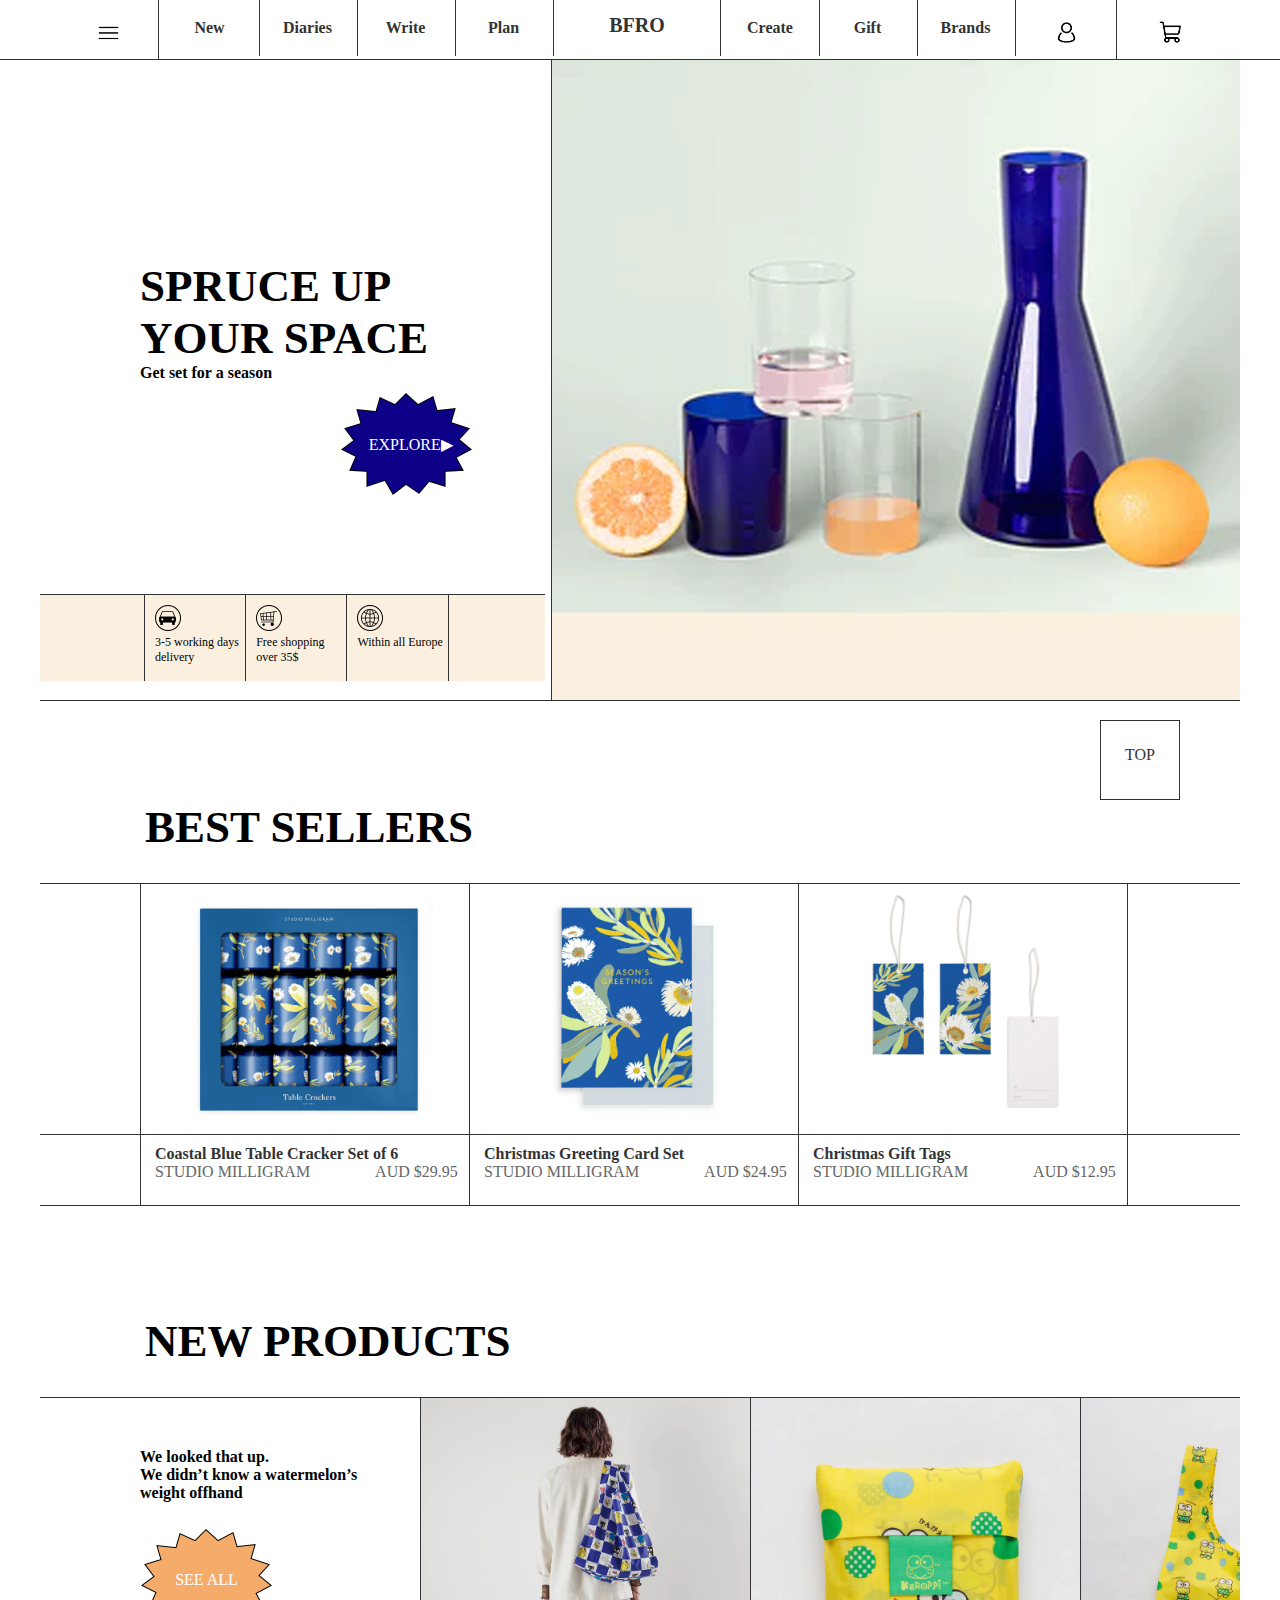
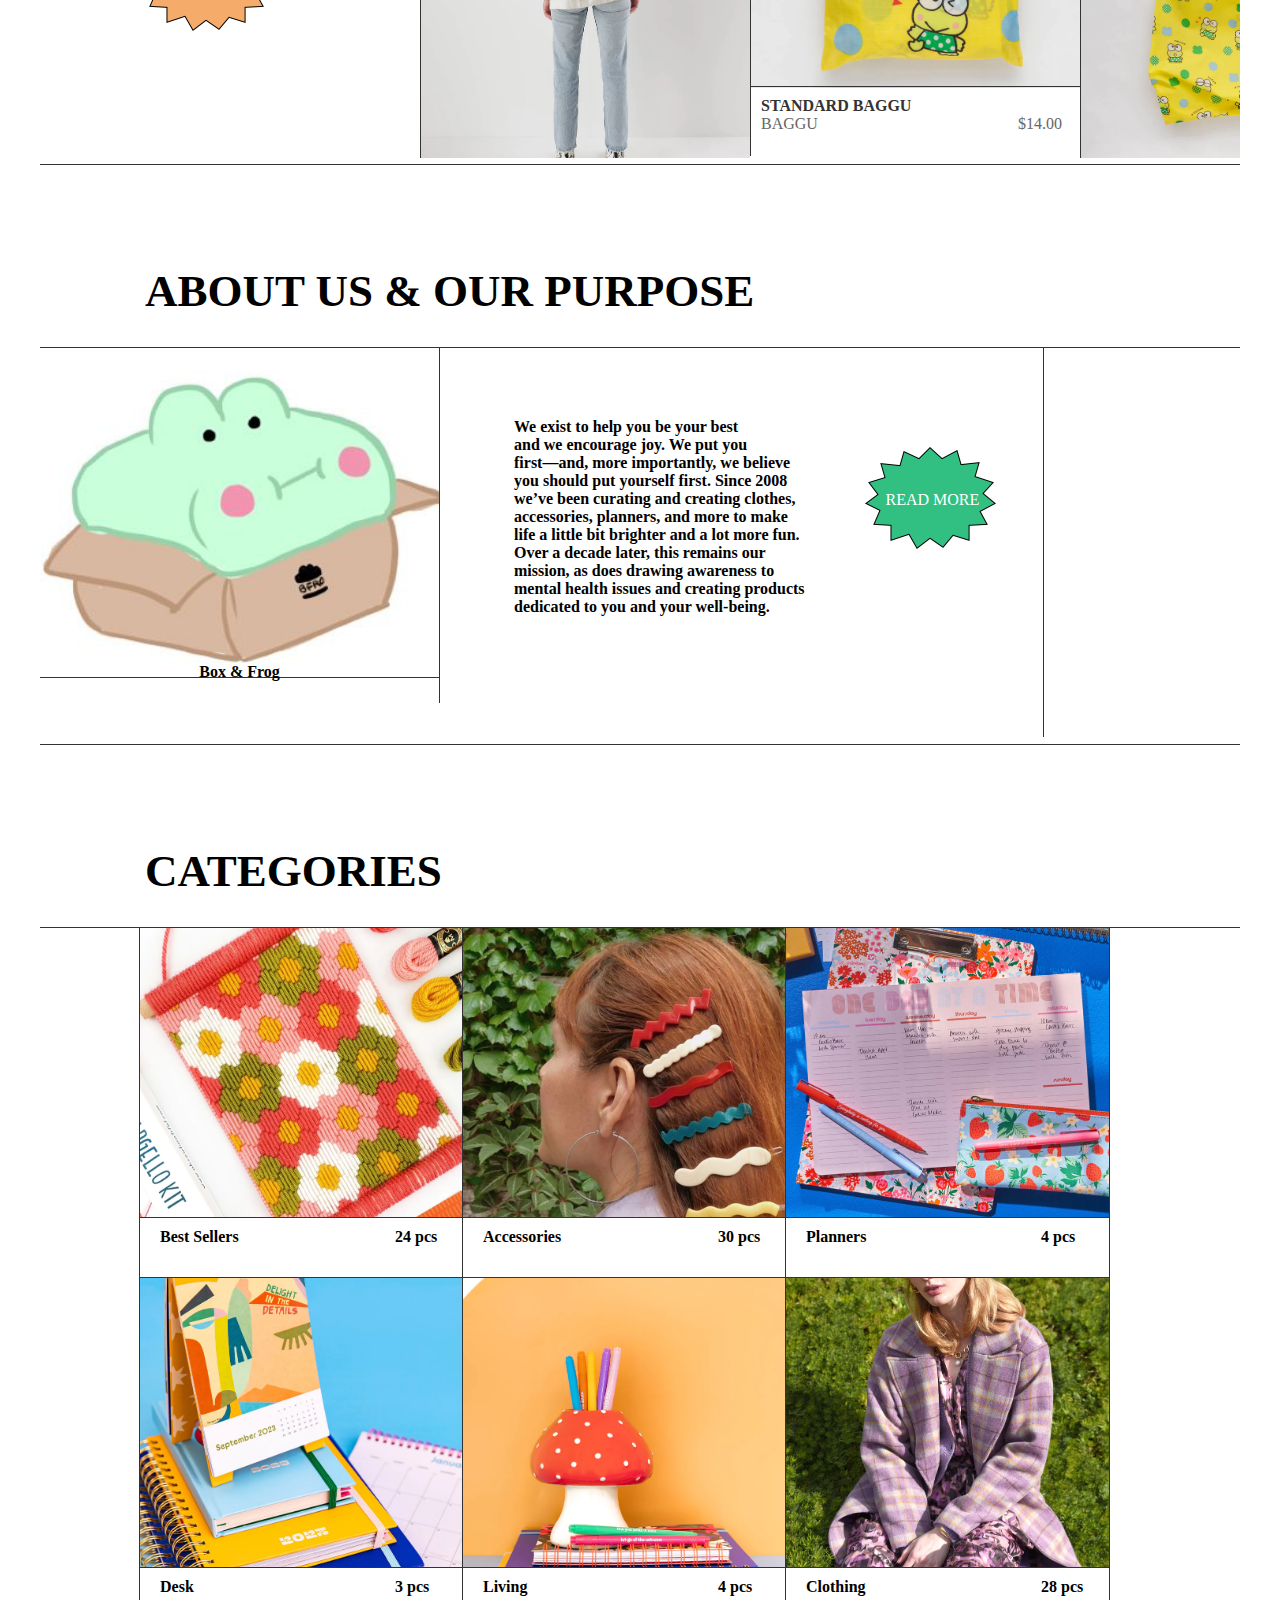
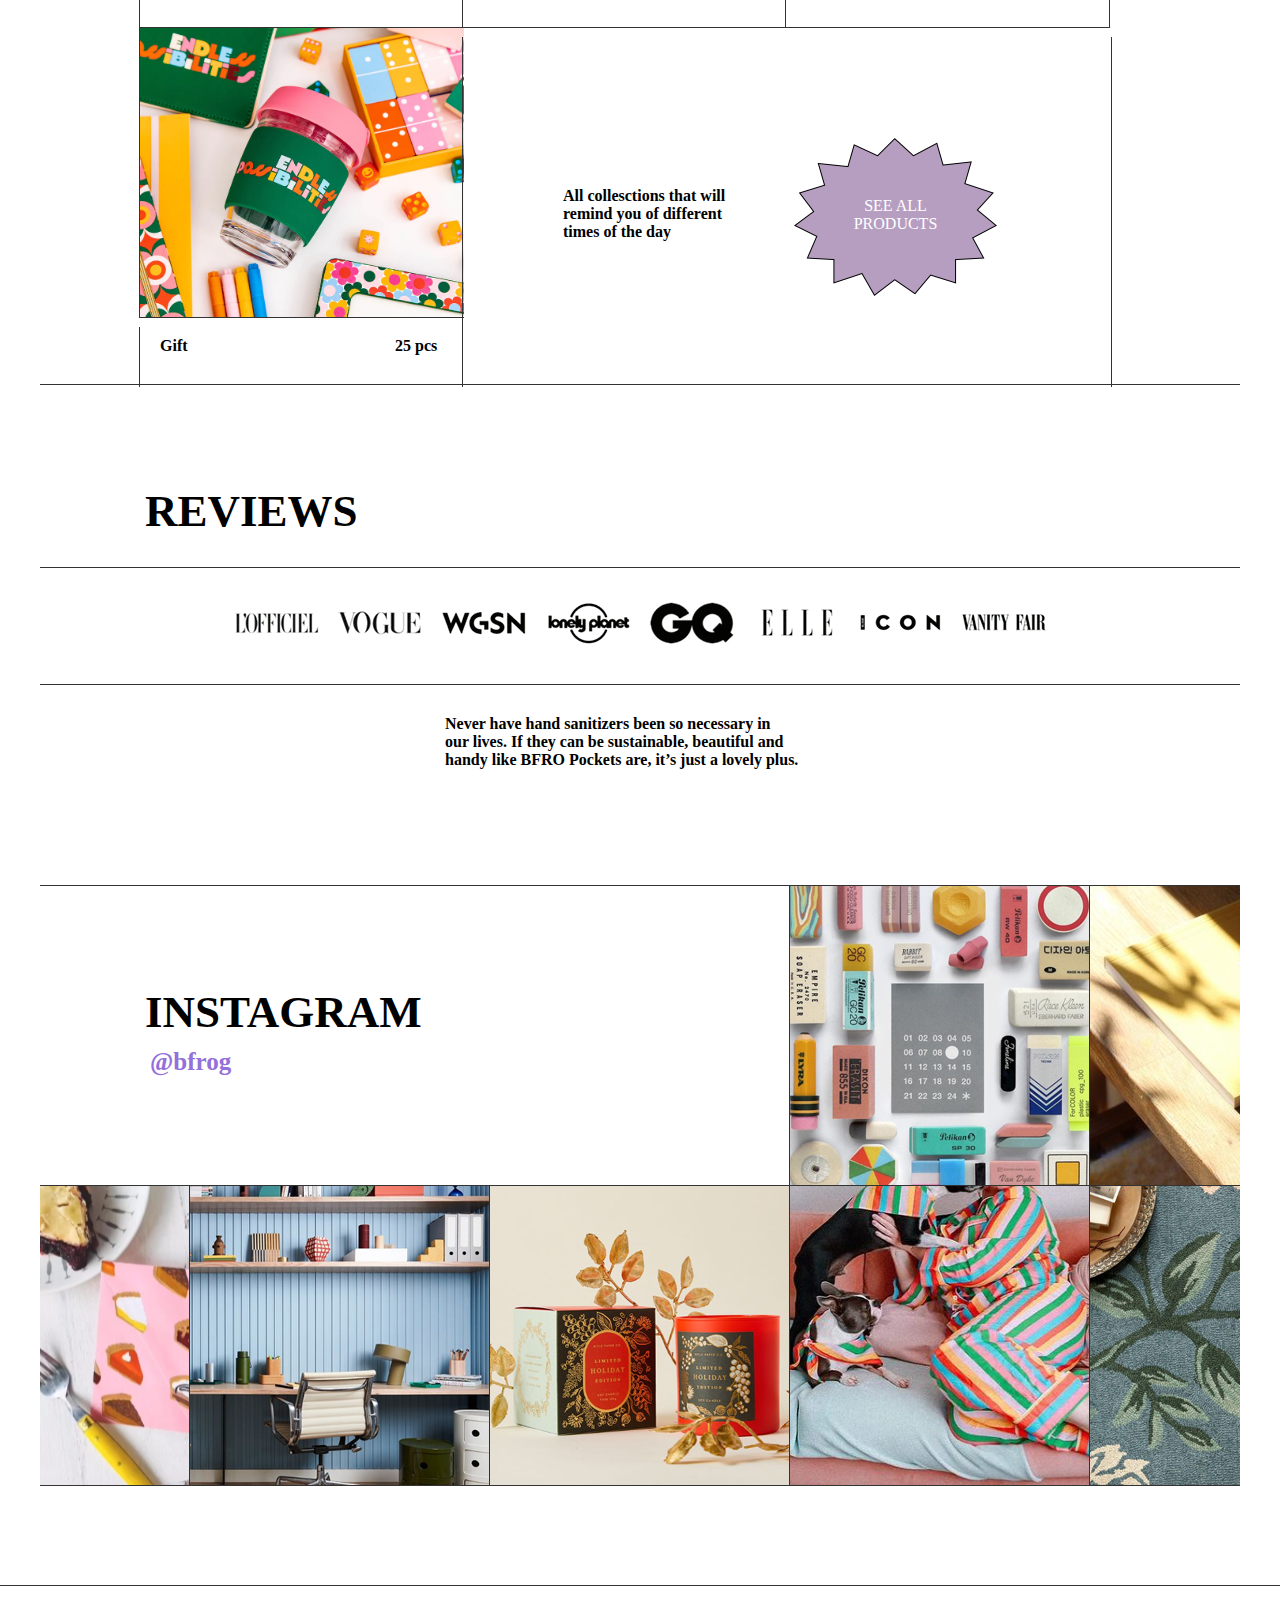
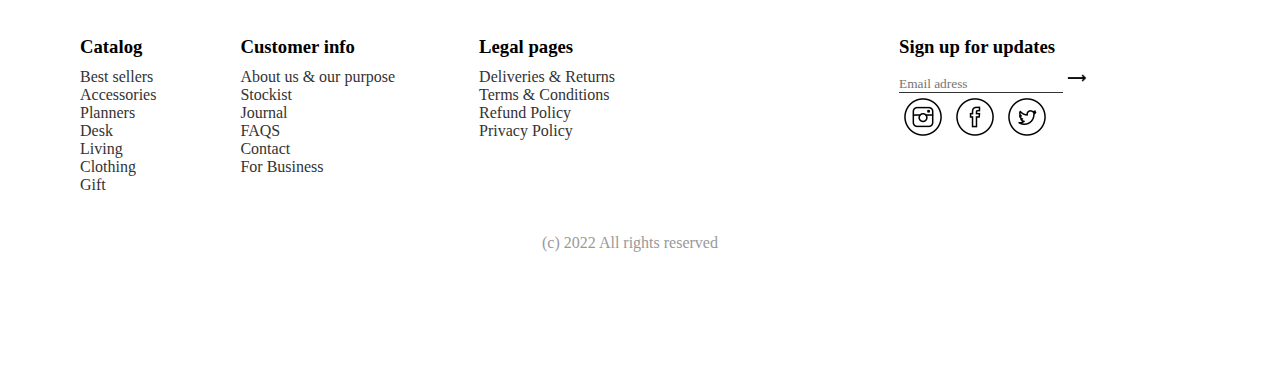
<file: index.html>
<!DOCTYPE html>
<html lang="en">
<head>
    <meta charset="UTF-8">
    <meta http-equiv="X-UA-Compatible" content="IE=edge">
    <meta name="viewport" content="width=device-width, initial-scale=1.0">
    <title>BFRO</title>
    <link rel="shortcut icon" href="images/BFRO.png">
    <link rel="stylesheet" href="css/main.css">
    <link rel="stylesheet" href="css/common.css">
</head>
<body>
    <a href="#" id="top">TOP</a>
    <header>
        <nav> 
            <div><img src="images/menu.png" alt=""></div>
            <ul>
                <li><a href="sub.html">New</a></li>
                <li><a href="#">Diaries</a></li>
                <li><a href="#">Write</a></li>
                <li><a href="#">Plan</a></li>
                <li><a href="index.html">BFRO</a></li>
                <li><a href="#">Create</a></li>
                <li><a href="#">Gift</a></li>
                <li><a href="#">Brands</a></li>
            </ul>
            <div><a href="login.html"><img src="images/users_icon.png" alt=""></a></div>
            <div>
                <input type="checkbox" id="cart"/>
                <label for="cart"><img src="images/cart.png" alt=""></label>
                <div class="menu">
                    <h3>SHOPPING BAG</h3>
                    <p>Your shopping bag is currently empty.</p>
                </div>
            </div>
        </nav>
    </header>
    
    <div id="main">
        <div id="mainimg"><img src="images/main.png" alt=""></div>
        <p>SPRUCE UP<br>YOUR SPACE</p>
        <p>Get set for a season</p>
        <a href="#"><img src="images/star1.png" alt=""><span>EXPLORE▶</span></a>
        <div id="mlist">
            <ul>
                <li></li>
                <li>
                    <img src="images/icon1.png" alt=""><br>
                    3-5 working days delivery
                </li>
                <li>
                    <img src="images/icon2.png" alt=""><br>
                    Free shopping over 35$
                </li>
                <li>
                    <img src="images/icon3.png" alt=""><br>
                    Within all Europe
                </li>
                <li></li>
            </ul>
        </div>
    </div>

    <div id="best">
        <h1>BEST SELLERS</h1>
        <div>
        <ul id="fir">
            <li class="wing"></li>
            <li><a href="contents.html"><img src="images/best1.png" alt=""></a></li>
            <li><img src="images/best2.png" alt=""></li>
            <li><img src="images/best3.png" alt=""></li>
            <li class="wing"></li>
        </ul>
        </div>
        <div>
        <ul id="sec">
            <li class="wing"><p></p></li>
            <li>
                <p>
                <b>Coastal Blue Table Cracker Set of 6</b><br>
                STUDIO MILLIGRAM<span>AUD $29.95</span>
                </p>
            </li>
            <li>
                <p>
                <b>Christmas Greeting Card Set</b><br>
                STUDIO MILLIGRAM<span>AUD $24.95</span>
                </p>
            </li>
            <li>
                <p>
                <b>Christmas Gift Tags</b><br>
                STUDIO MILLIGRAM<span>AUD $12.95</span>
                </p>
            </li>
            <li class="wing"><p></p></li>
        </ul>
        </div>
    </div>

    <div id="new">
        <h1>NEW PRODUCTS</h1>
        <h4>We looked that up.<br>
            We didn’t know a watermelon’s<br>
            weight offhand</h4>
        <a href="#"><img src="images/star2.png" alt=""><span>SEE ALL</span></a>
        <div><img src="images/new2.png" alt=""></div>
        <div><img src="images/new3.png" alt=""></div>
        <div>
            <p>
            <b>STANDARD BAGGU</b><br>
            BAGGU<span>$14.00</span>
            </p>
        </div>
        <div><img src="images/new1.png" alt=""></div>
    </div>

    <div id="about">
        <h1>ABOUT US & OUR PURPOSE</h1>
        <div><img src="images/about.png" alt=""></div>
        <div><b>Box & Frog</b></div>
        <div>
            <p>
                We exist to help you be your best<br>
                and we encourage joy. We put you<br>
                first—and, more importantly, we believe<br>
                you should put yourself first. Since 2008<br>
                we’ve been curating and creating clothes,<br>
                accessories, planners, and more to make<br>
                life a little bit brighter and a lot more fun.
            </p>
            <p>
                Over a decade later, this remains our<br>
                mission, as does drawing awareness to<br>
                mental health issues and creating products<br>
                dedicated to you and your well-being.
            </p>
            <a href="#"><img src="images/star3.png" alt=""><span>READ MORE</span></a>
        </div>
    </div>

    <div id="categorie">
        <h1>CATEGORIES</h1>
        <div class="one"><img src="images/cate1.png" alt=""></div>
        <div class="one"><img src="images/cate2.png" alt=""></div>
        <div class="one"><img src="images/cate3.png" alt=""></div>
        <div class="two"><b>Best Sellers</b><strong>24 pcs</strong></div>
        <div class="two"><b>Accessories</b><strong>30 pcs</strong></div>
        <div class="two"><b>Planners</b><strong>4 pcs</strong></div>
        <div class="one"><img src="images/cate4.png" alt=""></div>
        <div class="one"><img src="images/cate5.png" alt=""></div>
        <div class="one"><img src="images/cate6.png" alt=""></div>
        <div class="two"><b>Desk</b><strong>3 pcs</strong></div>
        <div class="two"><b>Living</b><strong>4 pcs</strong></div>
        <div class="two"><b>Clothing</b><strong>28 pcs</strong></div>
        <div class="one"><img src="images/cate7.png" alt=""></div>
        <div class="thr">
            <p>
                All collesctions that will<br>
                remind you of different<br>
                times of the day
            </p>
            <a href="#"><img src="images/star4.png" alt=""><span>SEE ALL PRODUCTS</span></a>
        </div>
        <div class="two"><b>Gift</b><strong>25 pcs</strong></div>
    </div>

    <div id="review">
        <h1>REVIEWS</h1>
        <div>
            <a href="#"><img src="images/logo1.png" alt=""></a>
            <a href="#"><img src="images/logo2.png" alt=""></a>
            <a href="#"><img src="images/logo3.png" alt=""></a>
            <a href="#"><img src="images/logo4.png" alt=""></a>
            <a href="#"><img src="images/logo5.png" alt=""></a>
            <a href="#"><img src="images/logo6.png" alt=""></a>
            <a href="#"><img src="images/logo7.png" alt=""></a>
            <a href="#"><img src="images/logo8.png" alt=""></a>
        </div>
        <div class="non">
            <p>
                Never have hand sanitizers been so necessary in<br>
                our lives. If they can be sustainable, beautiful and<br>
                handy like BFRO Pockets are, it’s just a lovely plus.
            </p>
        </div>
    </div>

    <div id="insta">
        <div>
            <h1>INSTAGRAM</h1>
            <p>@bfrog</p>
        </div>
        <div><img src="images/insta1.png" alt=""></div>
        <div><img src="images/insta2.png" alt=""></div>
        <div><img src="images/insta3.png" alt=""></div>
        <div><img src="images/insta4.png" alt=""></div>
        <div><img src="images/insta5.png" alt=""></div>
        <div><img src="images/insta6.png" alt=""></div>
        <div><img src="images/insta7.png" alt=""></div>
    </div>

    <footer>
        <nav>
        <div id="cate">
            <h3>Catalog</h3>
            <ul>
                <li><a href="#">Best sellers</a></li>
                <li><a href="#">Accessories</a></li>
                <li><a href="#">Planners</a></li>
                <li><a href="#">Desk</a></li>
                <li><a href="#">Living</a></li>
                <li><a href="#">Clothing</a></li>
                <li><a href="#">Gift</a></li>
            </ul>
        </div>
        <div id="cust">
            <h3>Customer info</h3>
            <ul>
                <li><a href="#">About us & our purpose</a></li>
                <li><a href="#">Stockist</a></li>
                <li><a href="#">Journal</a></li>
                <li><a href="#">FAQS</a></li>
                <li><a href="#">Contact</a></li>
                <li><a href="#">For Business</a></li>
            </ul>
        </div>
        <div id="legal">
            <h3>Legal pages</h3>
            <ul>
                <li><a href="#">Deliveries & Returns</a></li>
                <li><a href="#">Terms & Conditions</a></li>
                <li><a href="#">Refund Policy</a></li>
                <li><a href="#">Privacy Policy</a></li>
            </ul>
        </div>
        <div>
            <h3>Sign up for updates</h3>
            <input id="email" type="email" placeholder="Email adress">
            <button type="submit"><img  id="arr" src="images/arrow_long_right_icon.png" alt=""></button>
            <p>
            <a href="#"><img src="images/instagram_icon.png" alt=""></a>
            <a href="#"><img src="images/facebook_icon.png" alt=""></a>
            <a href="#"><img src="images/twitter_icon.png" alt=""></a>
            </p>
        </div>
        </nav>
        <div id="c">(c) 2022 All rights reserved</div>
    </footer>
</body>
</html>
</file>
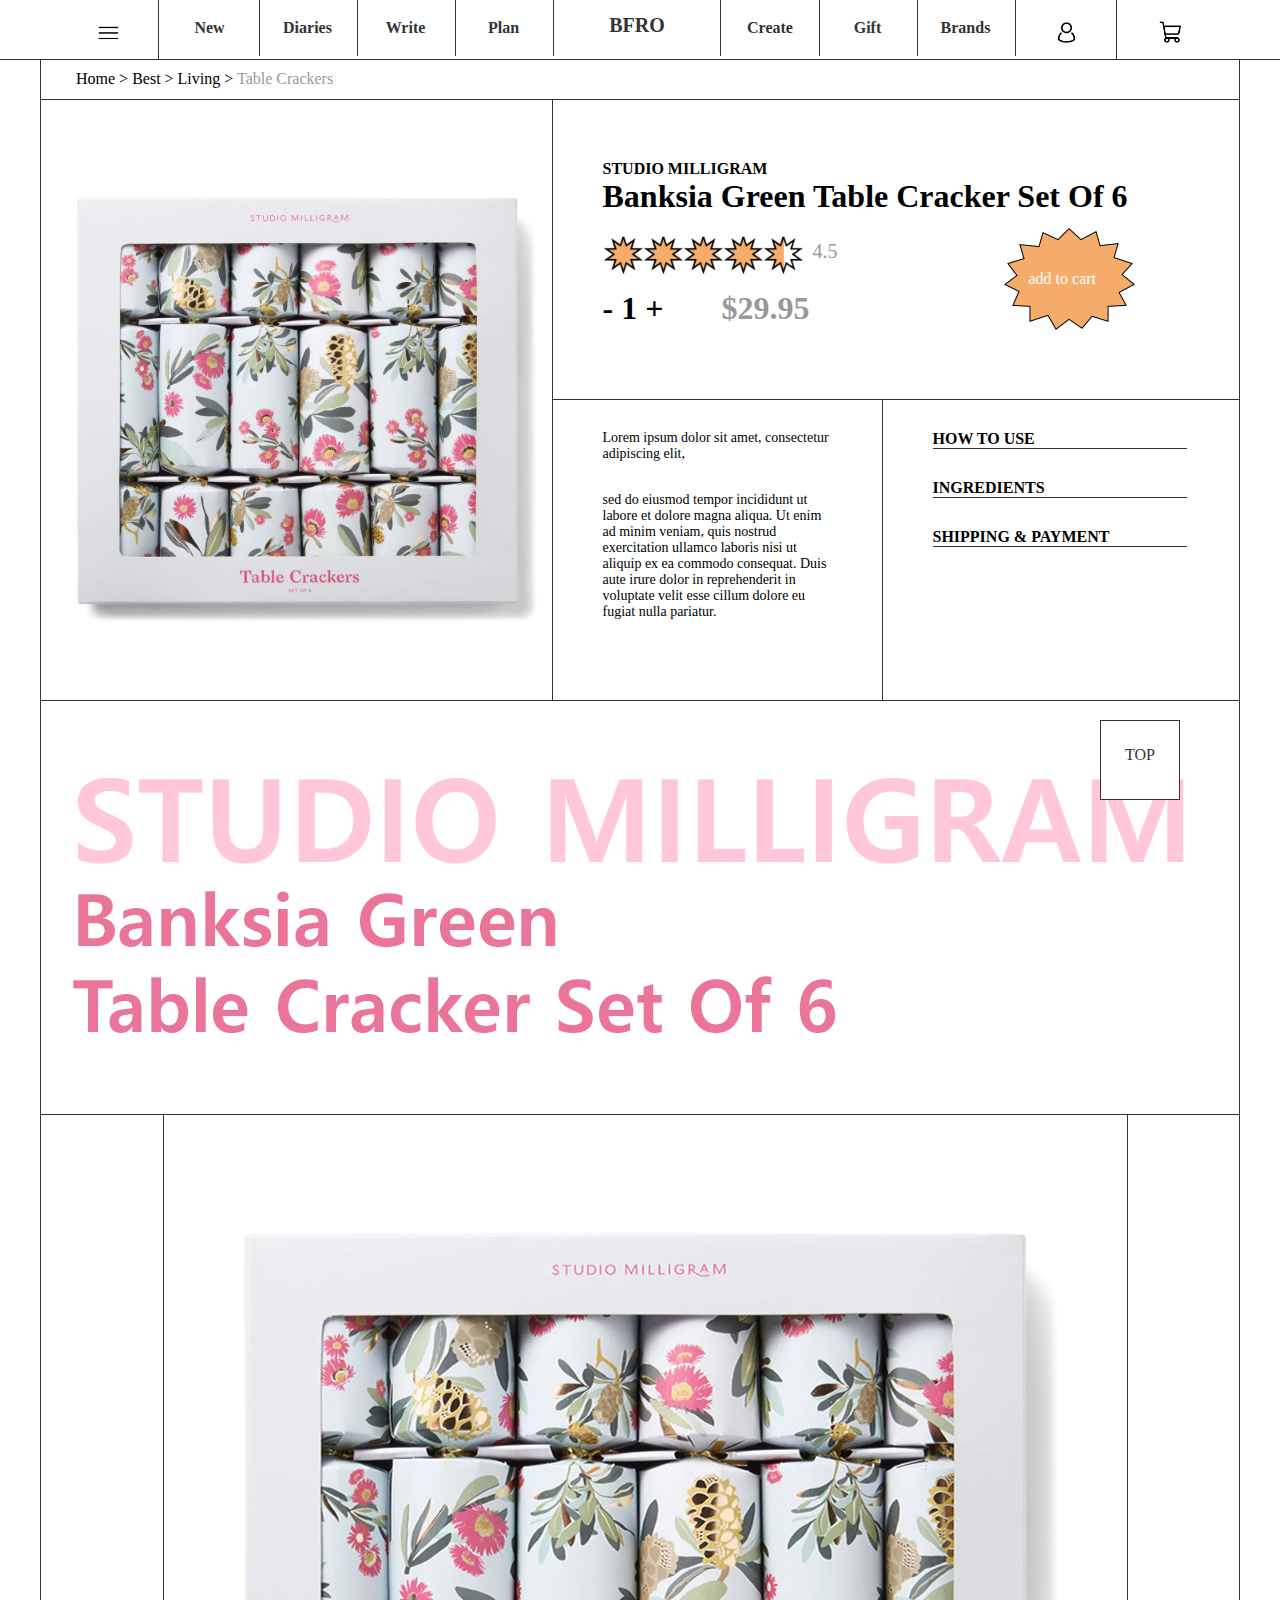
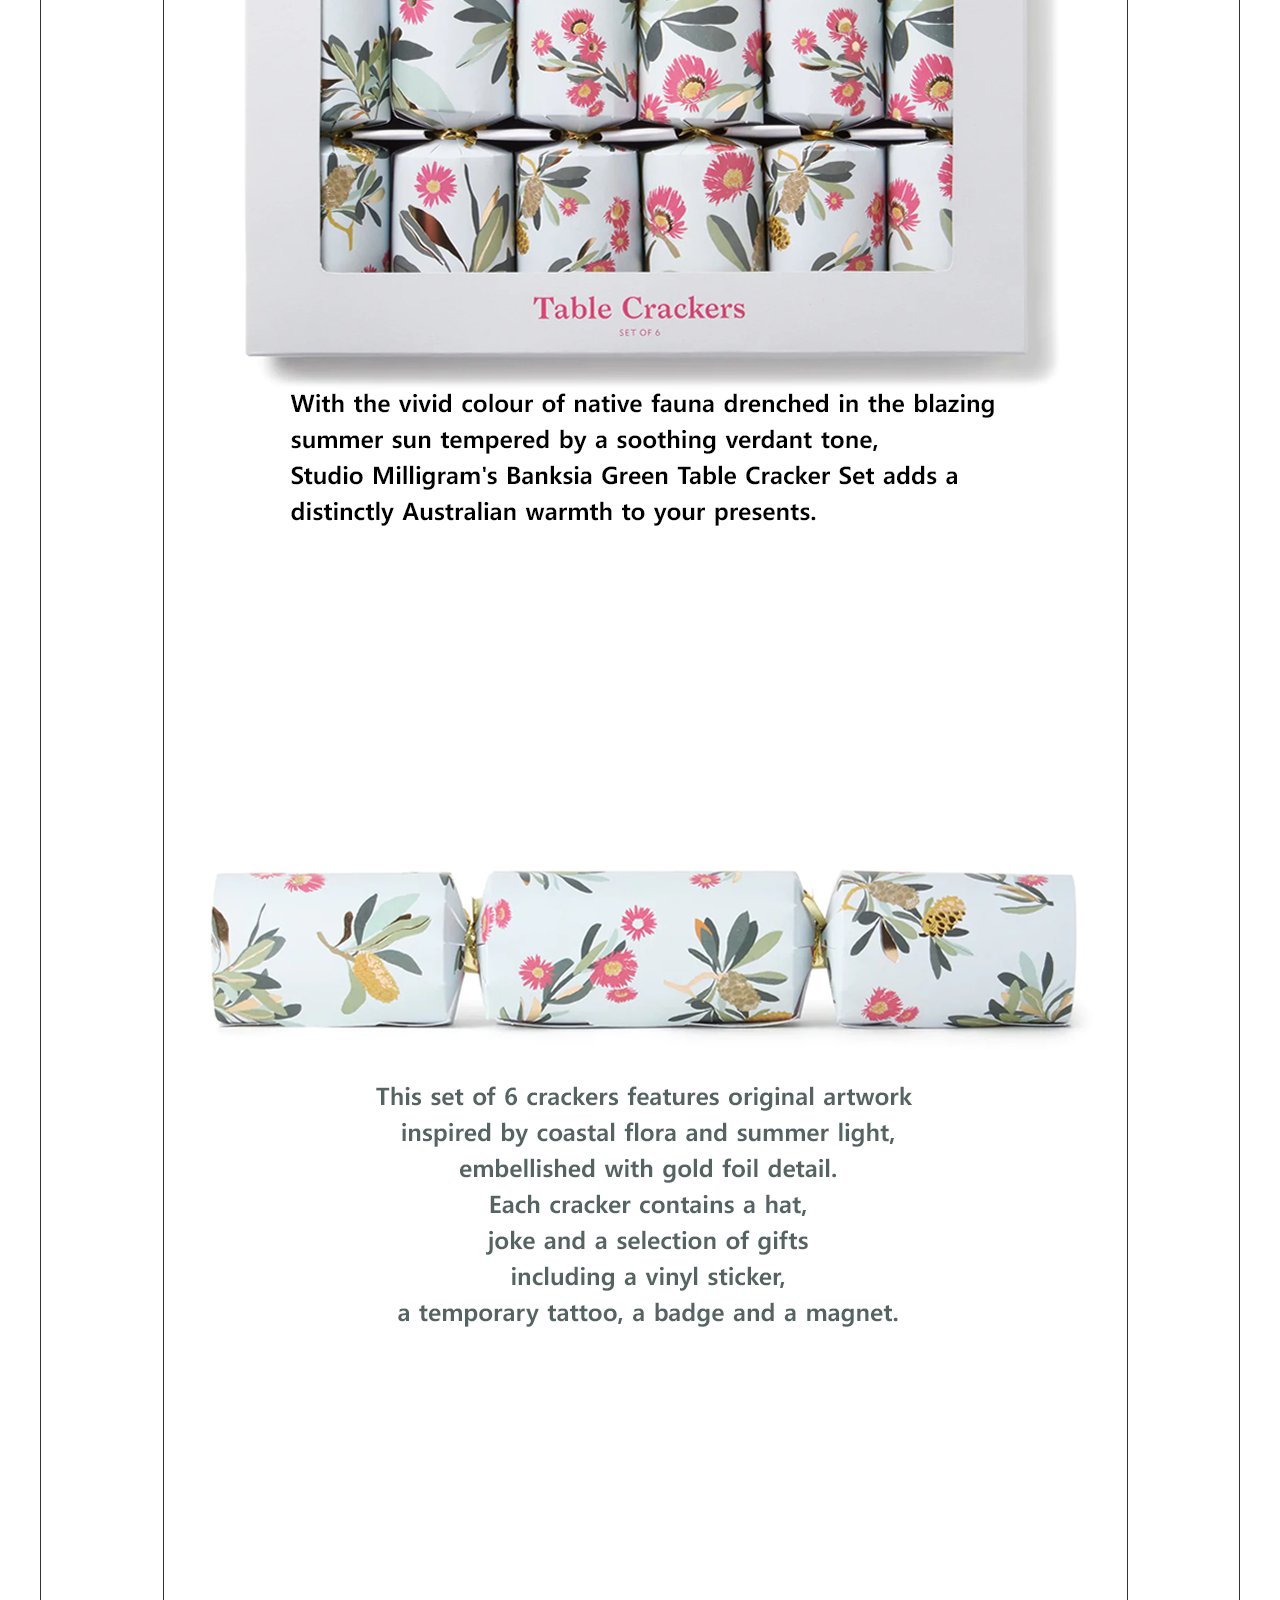
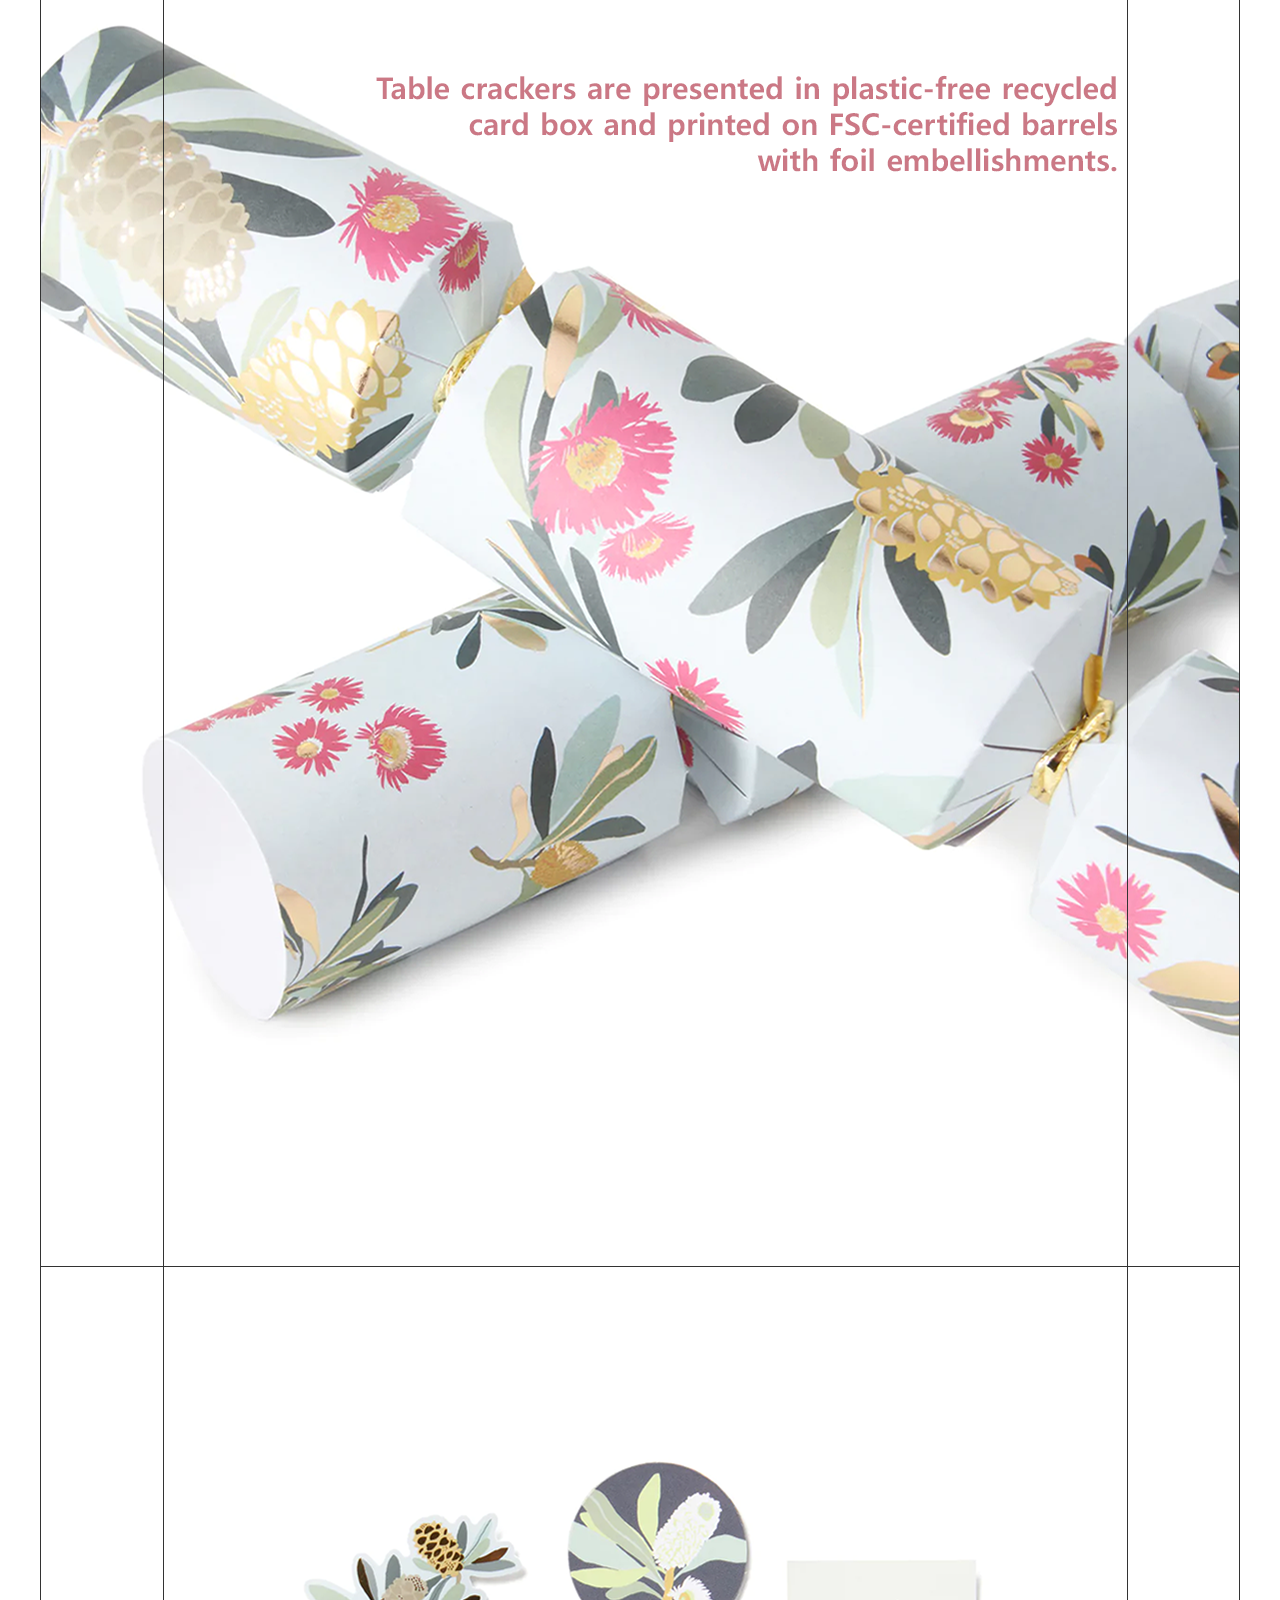
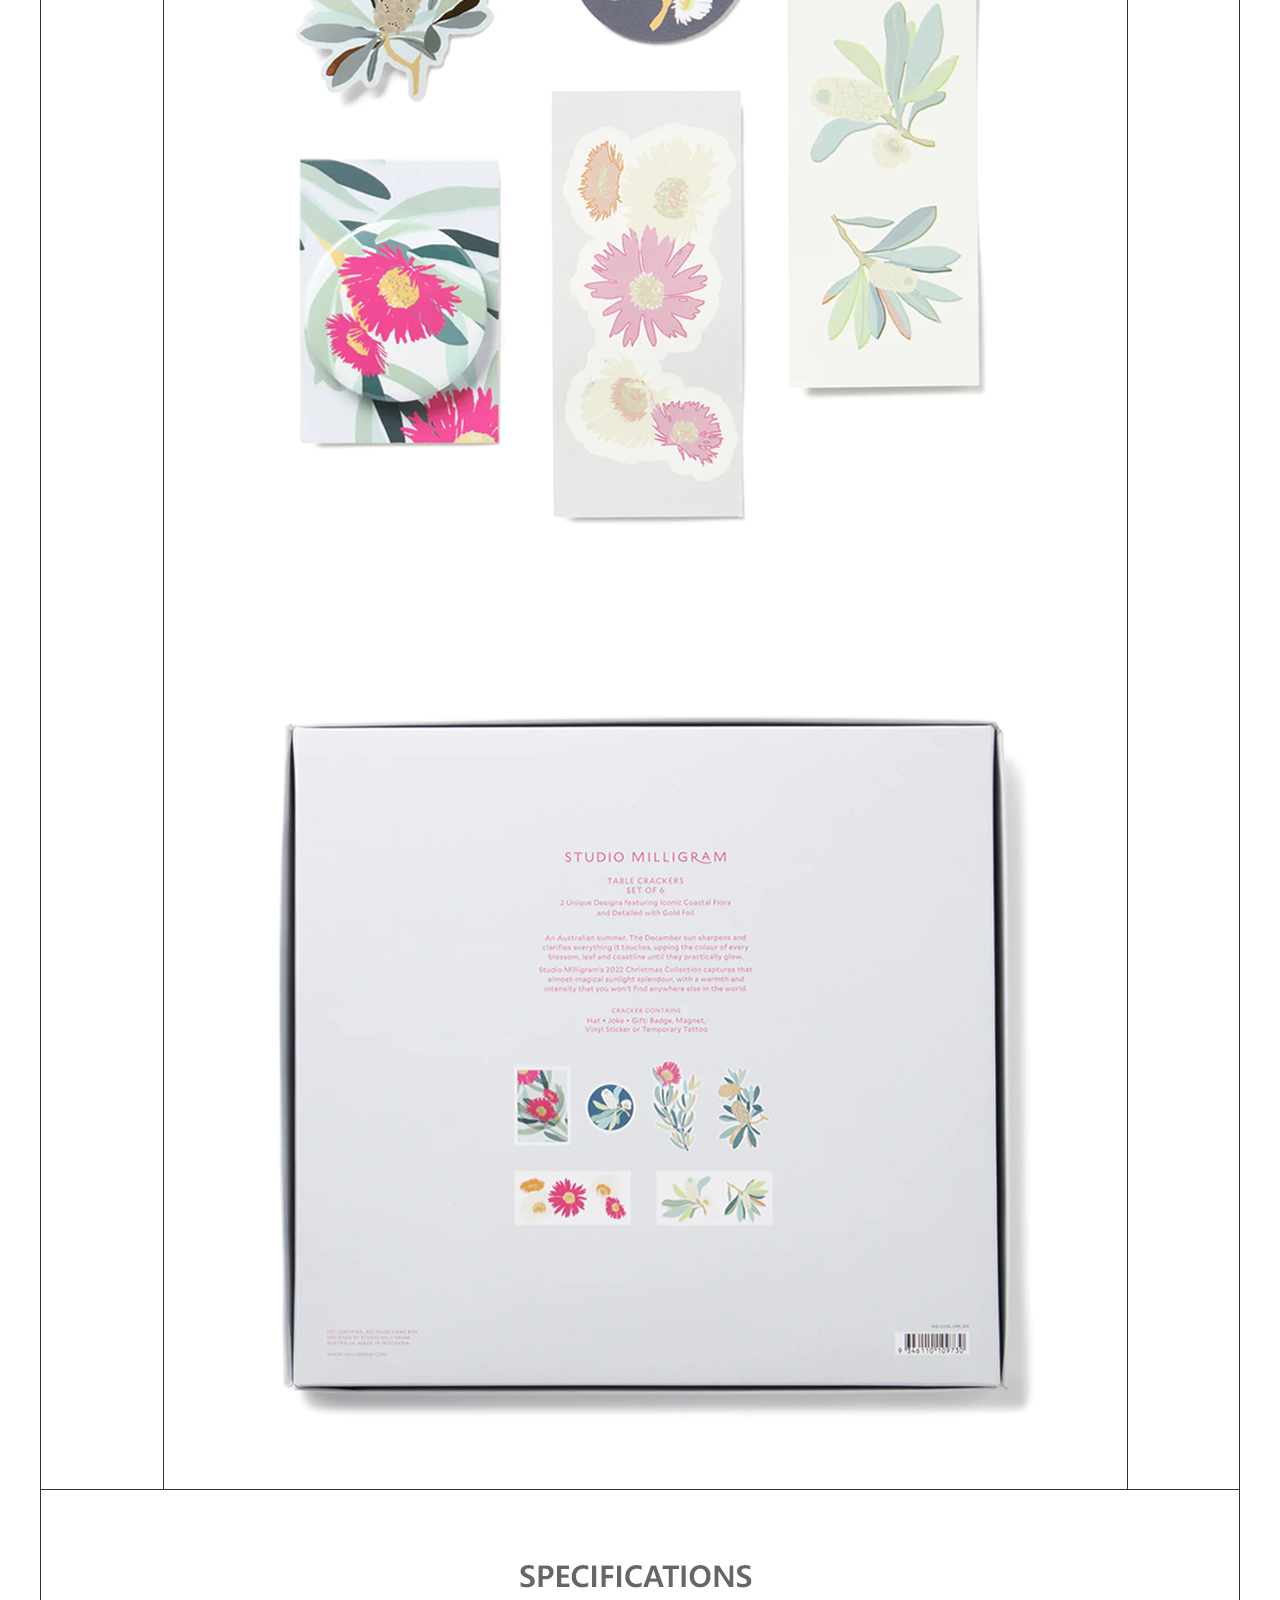
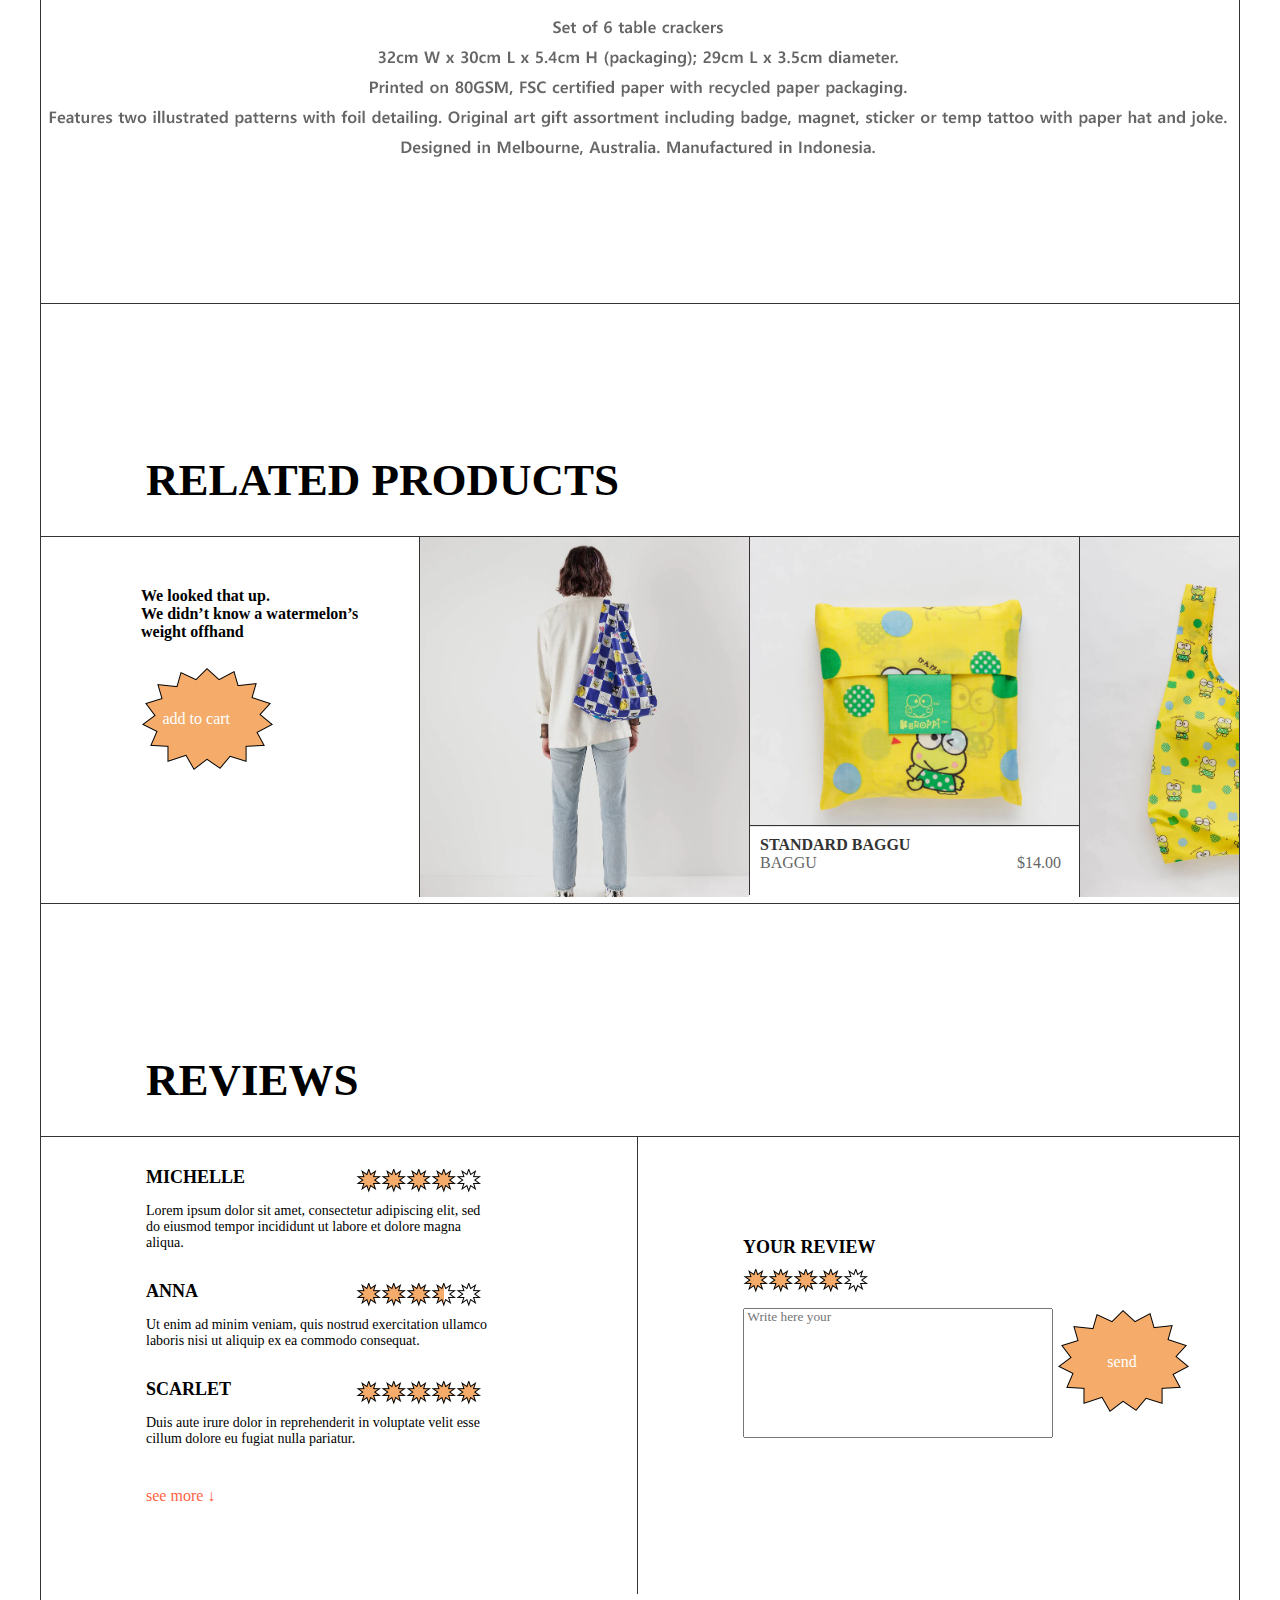
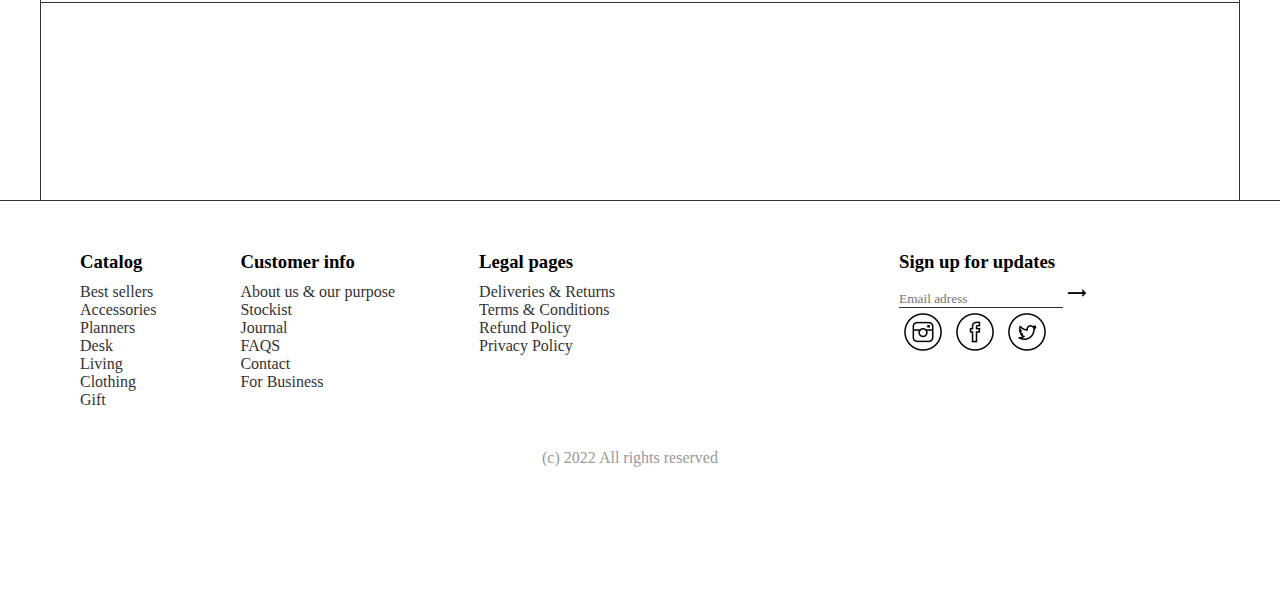
<file: contents.html>
<!DOCTYPE html>
<html lang="en">
<head>
    <meta charset="UTF-8">
    <meta http-equiv="X-UA-Compatible" content="IE=edge">
    <meta name="viewport" content="width=device-width, initial-scale=1.0">
    <title>BFRO</title>
    <link rel="shortcut icon" href="images/BFRO.png">
    <link rel="stylesheet" href="css/contents.css">
    <link rel="stylesheet" href="css/common.css">
</head>
<body>
    <a href="#" id="top">TOP</a>
    <header>
        <nav> 
            <div><img src="images/menu.png" alt=""></div>           
            <ul>
                <li><a href="sub.html">New</a></li>
                <li><a href="#">Diaries</a></li>
                <li><a href="#">Write</a></li>
                <li><a href="#">Plan</a></li>
                <li><a href="index.html">BFRO</a></li>
                <li><a href="#">Create</a></li>
                <li><a href="#">Gift</a></li>
                <li><a href="#">Brands</a></li>
            </ul>
            <div><a href="login.html"><img src="images/users_icon.png" alt=""></a></div>
            <div>
                <input type="checkbox" id="cart"/>
                <label for="cart"><img src="images/cart.png" alt=""></label>
                <div class="menu">
                    <h3>SHOPPING BAG</h3>
                    <p>Your shopping bag is currently empty.</p>
                </div>
            </div>
        </nav>
    </header>

    <div id="slider">
        <div>Home > Best > Living > <span>Table Crackers</span></div>
        <div><img src="images/sub_slider.png" alt=""></div>
        <div>
            <h4 class="no">STUDIO MILLIGRAM</h4>
            <h1>Banksia Green Table Cracker Set Of 6</h1>
            <nav>
                <img src="images/f_star.png" alt="">
                <img src="images/f_star.png" alt="">
                <img src="images/f_star.png" alt="">
                <img src="images/f_star.png" alt="">
                <img src="images/h_star.png" alt="">
                <span>4.5</span>
            </nav>
            <h1>- 1 + <span>$29.95</span></h1>
            <a href="#"><img src="images/star2.png" alt=""><span>add to cart</span></a>
        </div>
        <div>
            <P>Lorem ipsum dolor sit amet, consectetur adipiscing elit,</P>
            <P>sed do eiusmod tempor incididunt ut labore et dolore magna aliqua. Ut enim ad minim veniam, quis nostrud exercitation ullamco laboris nisi ut aliquip ex ea commodo consequat. Duis aute irure dolor in reprehenderit in voluptate velit esse cillum dolore eu fugiat nulla pariatur.</P>
        </div>
        <div>
            <h4>HOW TO USE</h4>
            <h4>INGREDIENTS</h4>
            <h4>SHIPPING & PAYMENT</h4>
        </div>
    </div>

    <section>
        <img src="images/sub.png" alt="">
        
        <div id="pro">
        <h1>RELATED PRODUCTS</h1>
        <h4>We looked that up.<br>
            We didn’t know a watermelon’s<br>
            weight offhand</h4>
        <a href="#"><img src="images/star2.png" alt=""><span>add to cart</span></a>
        <div><img src="images/new2.png" alt=""></div>
        <div><img src="images/new3.png" alt=""></div>
        <div>
            <p>
            <b>STANDARD BAGGU</b><br>
            BAGGU<span>$14.00</span>
            </p>
        </div>
        <div><img src="images/new1.png" alt=""></div>
        </div>

        <div id="review">
            <h1>REVIEWS</h1>
            <div class="one">
                <h4>MICHELLE</h4>
                <nav><img src="images/f_star.png" alt=""><img src="images/f_star.png" alt=""><img src="images/f_star.png" alt=""><img src="images/f_star.png" alt=""><img src="images/e_star.png" alt=""></nav>
                <p>Lorem ipsum dolor sit amet, consectetur adipiscing elit, sed do eiusmod tempor incididunt ut labore et dolore magna aliqua.</p>
                
                <h4>ANNA</h4>
                <nav><img src="images/f_star.png" alt=""><img src="images/f_star.png" alt=""><img src="images/f_star.png" alt=""><img src="images/h_star.png" alt=""><img src="images/e_star.png" alt=""></nav>
                <p>Ut enim ad minim veniam, quis nostrud exercitation ullamco laboris nisi ut aliquip ex ea commodo consequat.</p>
                
                <h4>SCARLET</h4>
                <nav><img src="images/f_star.png" alt=""><img src="images/f_star.png" alt=""><img src="images/f_star.png" alt=""><img src="images/f_star.png" alt=""><img src="images/f_star.png" alt=""></nav>
                <p>Duis aute irure dolor in reprehenderit in voluptate velit esse cillum dolore eu fugiat nulla pariatur.</p>

                <a href="#">see more ↓</a>
            </div>
            <div class="two">
                <h4>YOUR REVIEW</h4>
                <nav><img src="images/f_star.png" alt=""><img src="images/f_star.png" alt=""><img src="images/f_star.png" alt=""><img src="images/f_star.png" alt=""><img src="images/e_star.png" alt=""></nav>
                <textarea name="" id="" cols="40" rows="8" placeholder=" Write here your"></textarea>
                <a href="#"><img src="images/star2.png" alt=""><span>send</span></a>
            </div>
        </div>
    </section>

    <footer>
        <nav>
        <div id="cate">
            <h3>Catalog</h3>
            <ul>
                <li><a href="#">Best sellers</a></li>
                <li><a href="#">Accessories</a></li>
                <li><a href="#">Planners</a></li>
                <li><a href="#">Desk</a></li>
                <li><a href="#">Living</a></li>
                <li><a href="#">Clothing</a></li>
                <li><a href="#">Gift</a></li>
            </ul>
        </div>
        <div id="cust">
            <h3>Customer info</h3>
            <ul>
                <li><a href="#">About us & our purpose</a></li>
                <li><a href="#">Stockist</a></li>
                <li><a href="#">Journal</a></li>
                <li><a href="#">FAQS</a></li>
                <li><a href="#">Contact</a></li>
                <li><a href="#">For Business</a></li>
            </ul>
        </div>
        <div id="legal">
            <h3>Legal pages</h3>
            <ul>
                <li><a href="#">Deliveries & Returns</a></li>
                <li><a href="#">Terms & Conditions</a></li>
                <li><a href="#">Refund Policy</a></li>
                <li><a href="#">Privacy Policy</a></li>
            </ul>
        </div>
        <div>
            <h3>Sign up for updates</h3>
            <input id="email" type="email" placeholder="Email adress">
            <button type="submit"><img  id="arr" src="images/arrow_long_right_icon.png" alt=""></button>
            <p>
            <a href="#"><img src="images/instagram_icon.png" alt=""></a>
            <a href="#"><img src="images/facebook_icon.png" alt=""></a>
            <a href="#"><img src="images/twitter_icon.png" alt=""></a>
            </p>
        </div>
        </nav>
        <div id="c">(c) 2022 All rights reserved</div>
    </footer>
</body>
</html>
</file>
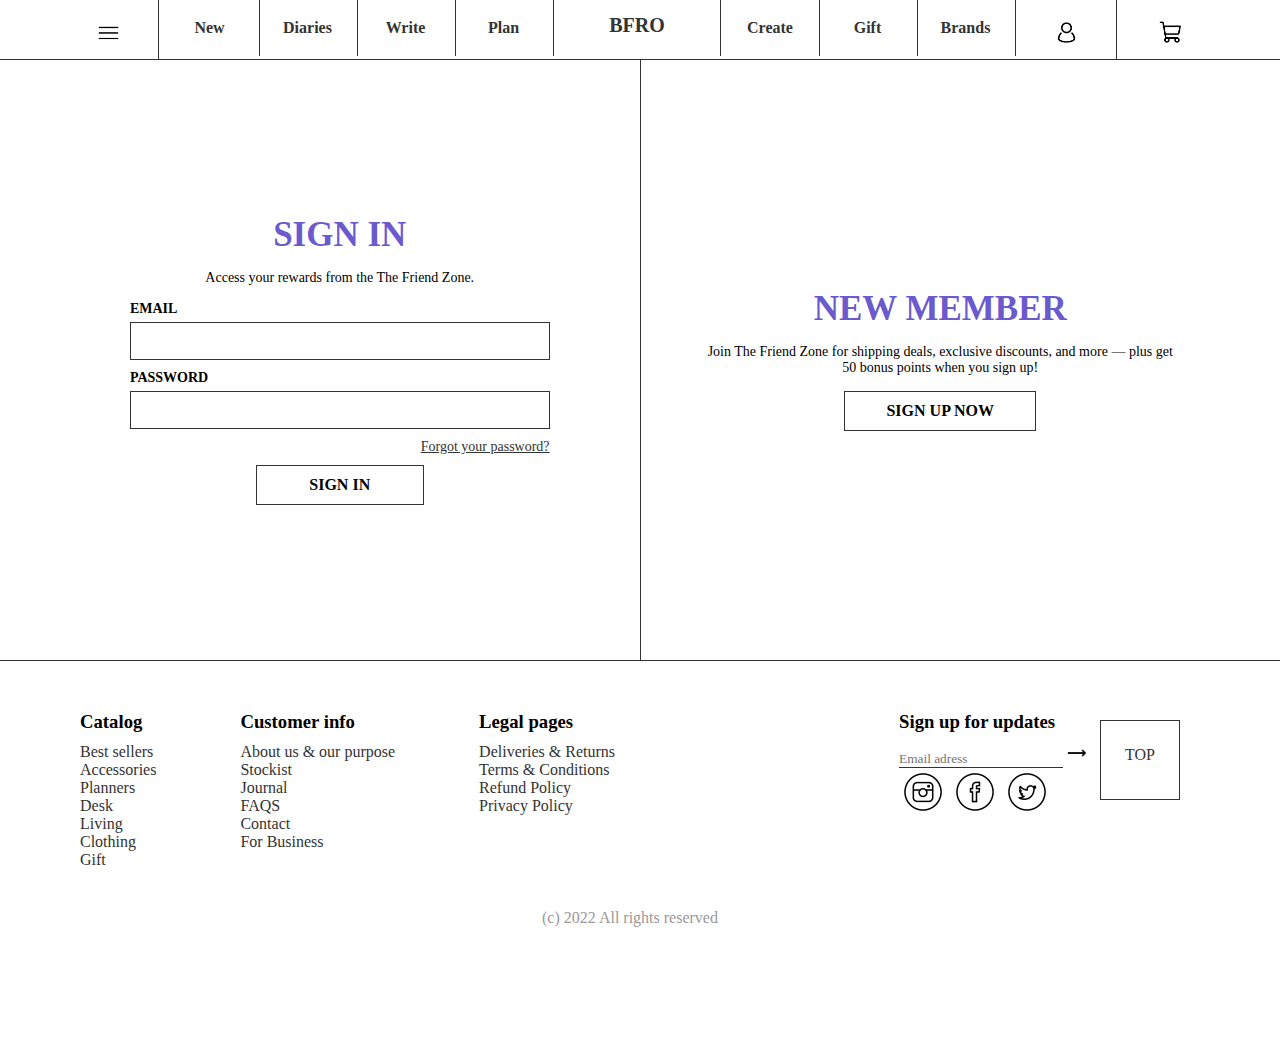
<file: login.html>
<!DOCTYPE html>
<html lang="en">
<head>
    <meta charset="UTF-8">
    <meta http-equiv="X-UA-Compatible" content="IE=edge">
    <meta name="viewport" content="width=device-width, initial-scale=1.0">
    <title>BFRO</title>
    <link rel="shortcut icon" href="images/BFRO.png">
    <link rel="stylesheet" href="css/login.css">
    <link rel="stylesheet" href="css/common.css">
</head>
<body>
    <a href="#" id="top">TOP</a>
    <header>
        <nav> 
            <div><img src="images/menu.png" alt=""></div>           
            <ul>
                <li><a href="sub.html">New</a></li>
                <li><a href="#">Diaries</a></li>
                <li><a href="#">Write</a></li>
                <li><a href="#">Plan</a></li>
                <li><a href="index.html">BFRO</a></li>
                <li><a href="#">Create</a></li>
                <li><a href="#">Gift</a></li>
                <li><a href="#">Brands</a></li>
            </ul>
            <div><a href="login.html"><img src="images/users_icon.png" alt=""></a></div>
            <div>
                <input type="checkbox" id="cart"/>
                <label for="cart"><img src="images/cart.png" alt=""></label>
                <div class="menu">
                    <h3>SHOPPING BAG</h3>
                    <p>Your shopping bag is currently empty.</p>
                </div>
            </div>
        </nav>
    </header>

    <section>
        <div id="sign">
            <form action="">
                <h1>SIGN IN</h1>
                <p>Access your rewards from the The Friend Zone.</p>
                <span>EMAIL</span>
                <input type="email">
                <span>PASSWORD</span>
                <input type="password">
                <a href="#">Forgot your password?</a>
                <button type="button">SIGN IN</button>
            </form>
        </div>
        <div id="new">
            <form action="">
                <h1>NEW MEMBER</h1>
                <p>Join The Friend Zone for shipping deals, exclusive discounts, and more — plus get 50 bonus points when you sign up!</p>
                <button type="button">SIGN UP NOW</button>
            </form>
        </div>
    </section>

    <footer>
        <nav>
        <div id="cate">
            <h3>Catalog</h3>
            <ul>
                <li><a href="#">Best sellers</a></li>
                <li><a href="#">Accessories</a></li>
                <li><a href="#">Planners</a></li>
                <li><a href="#">Desk</a></li>
                <li><a href="#">Living</a></li>
                <li><a href="#">Clothing</a></li>
                <li><a href="#">Gift</a></li>
            </ul>
        </div>
        <div id="cust">
            <h3>Customer info</h3>
            <ul>
                <li><a href="#">About us & our purpose</a></li>
                <li><a href="#">Stockist</a></li>
                <li><a href="#">Journal</a></li>
                <li><a href="#">FAQS</a></li>
                <li><a href="#">Contact</a></li>
                <li><a href="#">For Business</a></li>
            </ul>
        </div>
        <div id="legal">
            <h3>Legal pages</h3>
            <ul>
                <li><a href="#">Deliveries & Returns</a></li>
                <li><a href="#">Terms & Conditions</a></li>
                <li><a href="#">Refund Policy</a></li>
                <li><a href="#">Privacy Policy</a></li>
            </ul>
        </div>
        <div>
            <h3>Sign up for updates</h3>
            <input id="email" type="email" placeholder="Email adress">
            <button type="submit"><img  id="arr" src="images/arrow_long_right_icon.png" alt=""></button>
            <p>
            <a href="#"><img src="images/instagram_icon.png" alt=""></a>
            <a href="#"><img src="images/facebook_icon.png" alt=""></a>
            <a href="#"><img src="images/twitter_icon.png" alt=""></a>
            </p>
        </div>
        </nav>
        <div id="c">(c) 2022 All rights reserved</div>
    </footer>
</body>
</html>
</file>
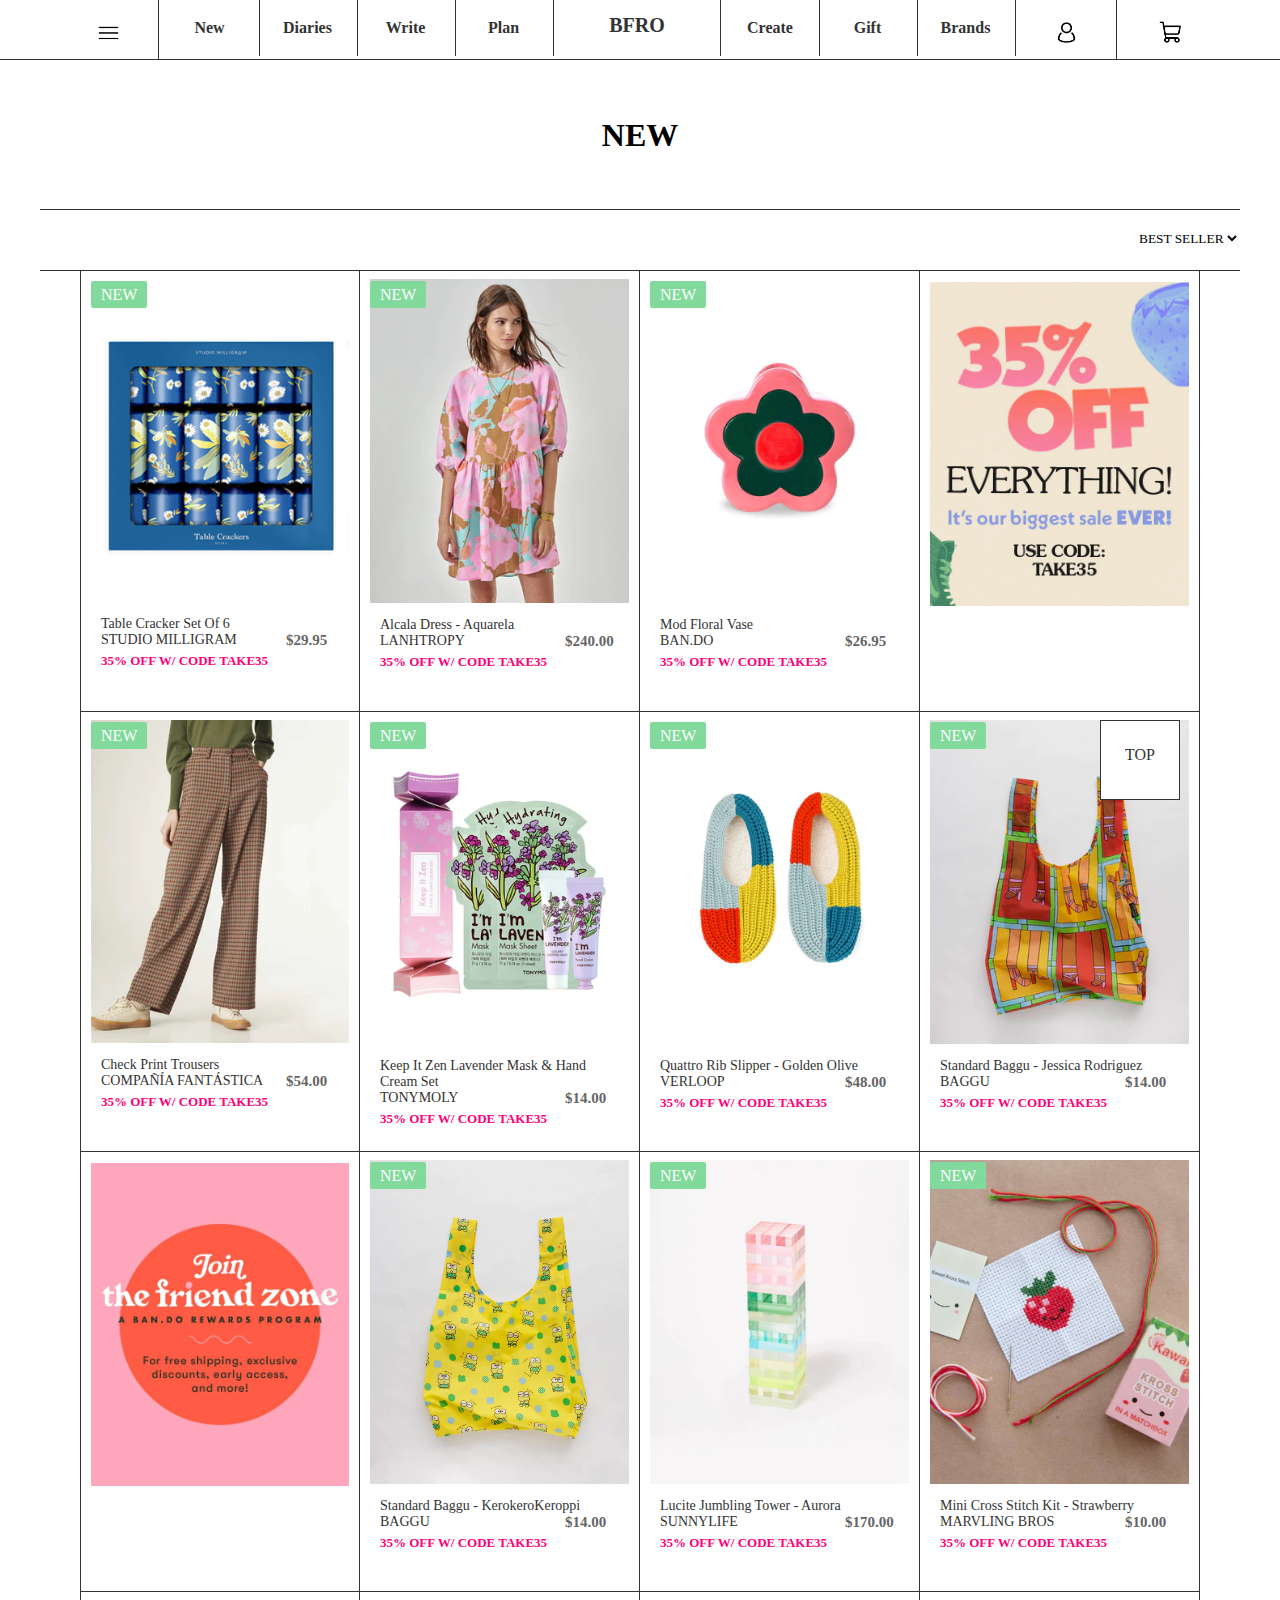
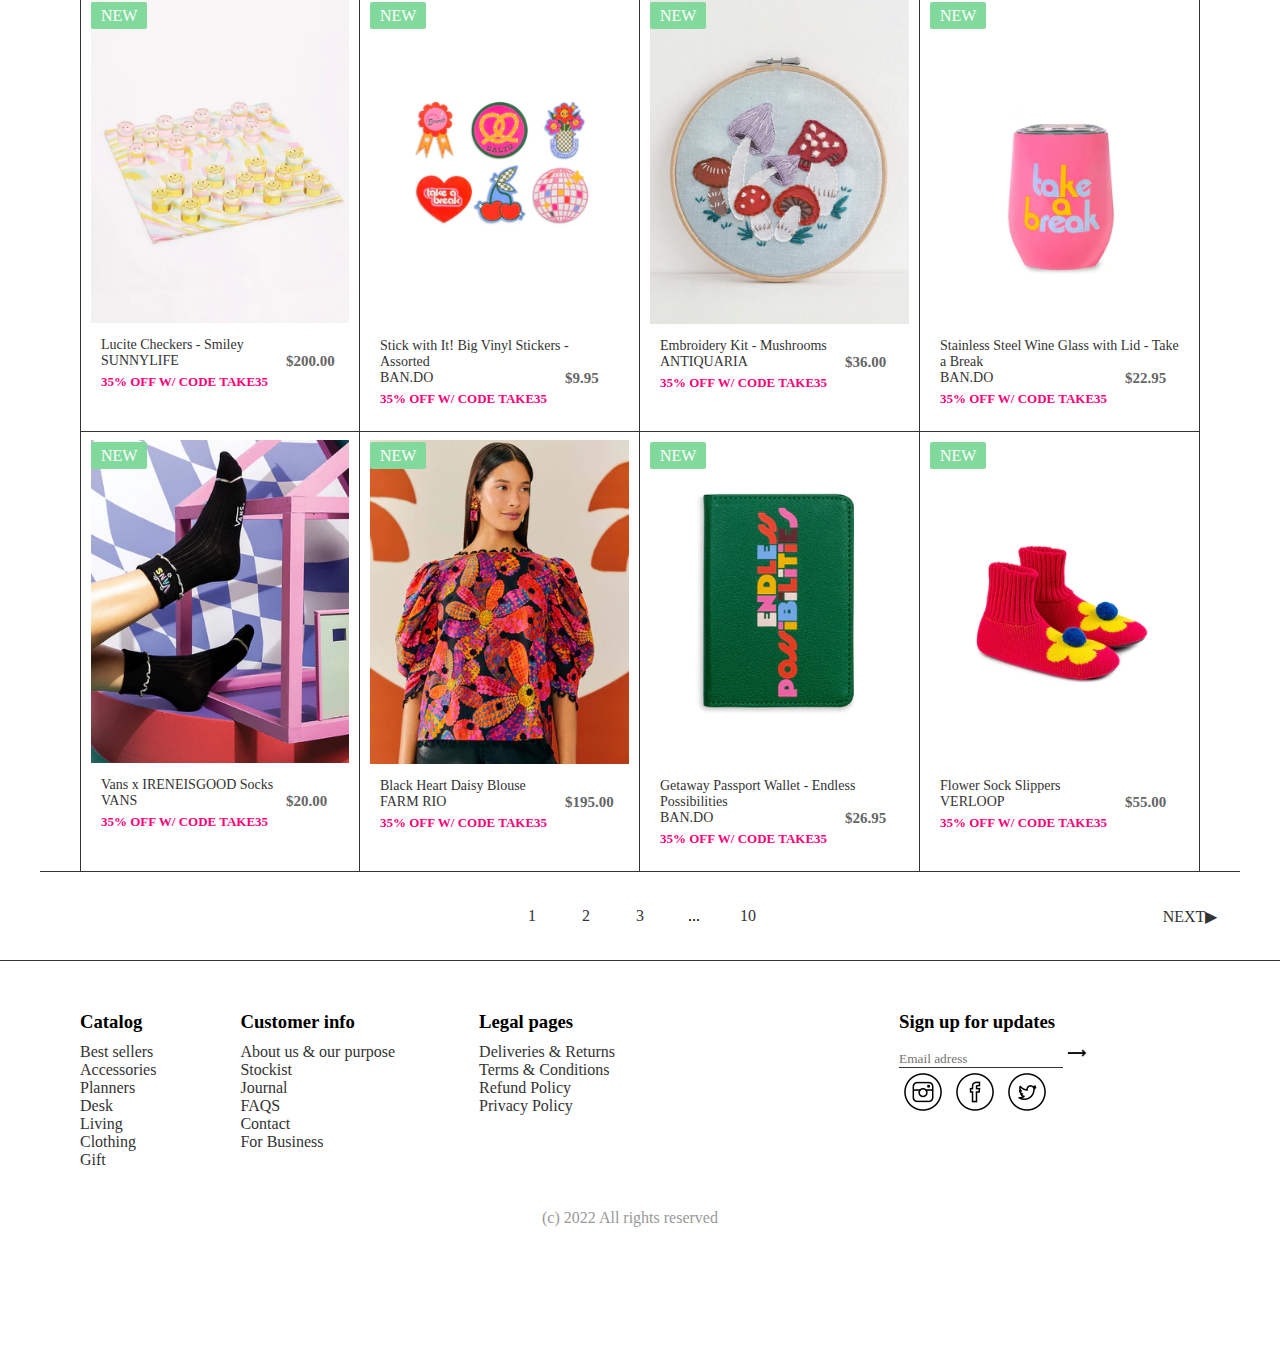
<file: sub.html>
<!DOCTYPE html>
<html lang="en">
<head>
    <meta charset="UTF-8">
    <meta http-equiv="X-UA-Compatible" content="IE=edge">
    <meta name="viewport" content="width=device-width, initial-scale=1.0">
    <title>BFRO</title>
    <link rel="shortcut icon" href="images/BFRO.png">
    <link rel="stylesheet" href="css/sub.css">
    <link rel="stylesheet" href="css/common.css">

    <script src="https://ajax.aspnetcdn.com/ajax/jQuery/jquery-3.6.0.min.js"></script>

    <script src="js/sub.js"></script>

</head>
<body>
    <a href="#" id="top">TOP</a>
    <header>
        <nav> 
            <div><img src="images/menu.png" alt=""></div>           
            <ul>
                <li><a href="sub.html">New</a></li>
                <li><a href="#">Diaries</a></li>
                <li><a href="#">Write</a></li>
                <li><a href="#">Plan</a></li>
                <li><a href="index.html">BFRO</a></li>
                <li><a href="#">Create</a></li>
                <li><a href="#">Gift</a></li>
                <li><a href="#">Brands</a></li>
            </ul>
            <div><a href="login.html"><img src="images/users_icon.png" alt=""></a></div>
            <div>
                <input type="checkbox" id="cart"/>
                <label for="cart"><img src="images/cart.png" alt=""></label>
                <div class="menu">
                    <h3>SHOPPING BAG</h3>
                    <p>Your shopping bag is currently empty.</p>
                </div>
            </div>
        </nav>
    </header>

    <h1 id="new">NEW</h1>

    <section>
        <form action="">
            <select id="select" onfocus='this.size=6;' onblur='this.size=0;' onchange='this.size=1; this.blur();'>
                <option value="best" selected>BEST SELLER</option>
                <option value="new">NEWEST</option>
                <option value="az">A-Z</option>
                <option value="za">Z-A</option>
                <option value="low">LOW PRICE</option>
                <option value="high">HIGH PRICE</option>
            </select>
        </form>
        <article>
            <a href="contents.html">
            <img class="one" src="images/content0_1.png" alt="">
            <img class="two" src="images/content0_2.png" alt="">
            <p>
                Table Cracker Set Of 6<br>
                STUDIO MILLIGRAM
                <span>$29.95</span>
            </p>
            </a>
        </article>
        <article>
            <a href="#">
            <img class="one" src="images/content2_1.png" alt="">
            <img class="two" src="images/content2_2.png" alt="">
            <p>
                Alcala Dress - Aquarela<br>
                LANHTROPY
                <span>$240.00</span>
            </p>
            </a>
        </article>
        <article>
            <a href="#">
            <img class="one" src="images/content3_1.png" alt="">
            <img class="two" src="images/content3_2.png" alt="">
            <p>
                Mod Floral Vase<br>
                BAN.DO
                <span>$26.95</span>
            </p>
            </a>
        </article>
        <article class="add">
            <a href="#">
            <img src="images/add.png" alt="">
            <!-- <p>
                Hello Sunshine Mindfulness Gift<br>
                MARVLING BROS
                <span>$10.00</span>
            </p> -->
            </a>
        </article>
        <article>
            <a href="#">
            <img class="one" src="images/content4_1.png" alt="">
            <img class="two" src="images/content4_2.png" alt="">
            <p>
                Check Print Trousers<br>
                COMPAÑÍA FANTÁSTICA
                <span>$54.00</span>
            </p>
            </a>
        </article>
        <article>
            <a href="#">
            <img class="one" src="images/content5_1.png" alt="">
            <img class="two" src="images/content5_2.png" alt="">
            <p>
                Keep It Zen Lavender Mask & Hand Cream Set<br>
                TONYMOLY
                <span>$14.00</span>
            </p>
            </a>
        </article>
        <article>
            <a href="#">
            <img class="one" src="images/content6_1.png" alt="">
            <img class="two" src="images/content6_2.png" alt="">
            <p>
                Quattro Rib Slipper - Golden Olive<br>
                VERLOOP
                <span>$48.00</span>
            </p>
            </a>
        </article>
        <article>
            <a href="#">
            <img class="one" src="images/content7_1.png" alt="">
            <img class="two" src="images/content7_2.png" alt="">
            <p>
                Standard Baggu - Jessica Rodriguez<br>
                BAGGU
                <span>$14.00</span>
            </p>
            </a>
        </article>
        <article class="add">
            <a href="#">
            <img src="images/add2.png" alt="">
            <!-- <p>
                Hello Sunshine Mindfulness Gift<br>
                MARVLING BROS
                <span>$10.00</span>
            </p> -->
            </a>
        </article>
        <article>
            <a href="#">
            <img class="one" src="images/new2.png" alt="">
            <img class="two" src="images/new3.png" alt="">
            <p>
                Standard Baggu - KerokeroKeroppi<br>
                BAGGU
                <span>$14.00</span>
            </p>
            </a>
        </article>
        <article>
            <a href="#">
            <img class="one" src="images/content8_1.png" alt="">
            <img class="two" src="images/content8_2.png" alt="">
            <p>
                Lucite Jumbling Tower - Aurora<br>
                SUNNYLIFE
                <span>$170.00</span>
            </p>
            </a>
        </article>
        <article>
            <a href="#">
            <img class="one" src="images/content9_1.png" alt="">
            <img class="two" src="images/content9_2.png" alt="">
            <p>
                Mini Cross Stitch Kit - Strawberry<br>
                MARVLING BROS
                <span>$10.00</span>
            </p>
            </a>
        </article>
        <article>
            <a href="#">
            <img class="one" src="images/content10_1.png" alt="">
            <img class="two" src="images/content10_2.png" alt="">
            <p>
                Lucite Checkers - Smiley<br>
                SUNNYLIFE
                <span>$200.00</span>
            </p>
            </a>
        </article>
        <article>
            <a href="#">
            <img class="one" src="images/content11_1.png" alt="">
            <img class="two" src="images/content11_2.png" alt="">
            <p>
                Stick with It! Big Vinyl Stickers - Assorted<br>
                BAN.DO
                <span>$9.95</span>
            </p>
            </a>
        </article>
        <article>
            <a href="#">
            <img class="one" src="images/content12_1.png" alt="">
            <img class="two" src="images/content12_2.png" alt="">
            <p>
                Embroidery Kit - Mushrooms<br>
                ANTIQUARIA
                <span>$36.00</span>
            </p>
            </a>
        </article>
        <article>
            <a href="#">
            <img class="one" src="images/content13_1.png" alt="">
            <img class="two" src="images/content13_2.png" alt="">
            <p>
                Stainless Steel Wine Glass with Lid - Take a Break<br>
                BAN.DO
                <span>$22.95</span>
            </p>
            </a>
        </article>
        <article>
            <a href="#">
            <img class="one" src="images/content14_1.png" alt="">
            <img class="two" src="images/content14_2.png" alt="">
            <p>
                Vans x IRENEISGOOD Socks<br>
                VANS
                <span>$20.00</span>
            </p>
            </a>
        </article>
        <article>
            <a href="#">
            <img class="one" src="images/content1_1.png" alt="">
            <img class="two" src="images/content1_2.png" alt="">
            <p>
                Black Heart Daisy Blouse<br>
                FARM RIO
                <span>$195.00</span>
            </p>
            </a>
        </article>
        <article>
            <a href="#">
            <img class="one" src="images/content15_1.png" alt="">
            <img class="two" src="images/content15_2.png" alt="">
            <p>
                Getaway Passport Wallet - Endless Possibilities<br>
                BAN.DO
                <span>$26.95</span>
            </p>
            </a>
        </article>
        <article>
            <a href="#">
            <img class="one" src="images/content16_1.png" alt="">
            <img class="two" src="images/content16_2.png" alt="">
            <p>
                Flower Sock Slippers<br>
                VERLOOP
                <span>$55.00</span>
            </p>
            </a>
        </article>
        <div id="slider">
            <a href="#"><div>1</div></a>
            <a href="#"><div>2</div></a>
            <a href="#"><div>3</div></a>
            <div>...</div>
            <a href="#"><div>10</div></a>
            <div class="next"><a href="#">NEXT▶</a></div>
        </div>
    </section>

    <footer>
        <nav>
        <div id="cate">
            <h3>Catalog</h3>
            <ul>
                <li><a href="#">Best sellers</a></li>
                <li><a href="#">Accessories</a></li>
                <li><a href="#">Planners</a></li>
                <li><a href="#">Desk</a></li>
                <li><a href="#">Living</a></li>
                <li><a href="#">Clothing</a></li>
                <li><a href="#">Gift</a></li>
            </ul>
        </div>
        <div id="cust">
            <h3>Customer info</h3>
            <ul>
                <li><a href="#">About us & our purpose</a></li>
                <li><a href="#">Stockist</a></li>
                <li><a href="#">Journal</a></li>
                <li><a href="#">FAQS</a></li>
                <li><a href="#">Contact</a></li>
                <li><a href="#">For Business</a></li>
            </ul>
        </div>
        <div id="legal">
            <h3>Legal pages</h3>
            <ul>
                <li><a href="#">Deliveries & Returns</a></li>
                <li><a href="#">Terms & Conditions</a></li>
                <li><a href="#">Refund Policy</a></li>
                <li><a href="#">Privacy Policy</a></li>
            </ul>
        </div>
        <div>
            <h3>Sign up for updates</h3>
            <input id="email" type="email" placeholder="Email adress">
            <button type="submit"><img  id="arr" src="images/arrow_long_right_icon.png" alt=""></button>
            <p>
            <a href="#"><img src="images/instagram_icon.png" alt=""></a>
            <a href="#"><img src="images/facebook_icon.png" alt=""></a>
            <a href="#"><img src="images/twitter_icon.png" alt=""></a>
            </p>
        </div>
        </nav>
        <div id="c">(c) 2022 All rights reserved</div>
    </footer>
</body>
</html>
</file>
<file: css/main.css>
@charset "utf-8";

#main{width: 1200px; height: 640px; margin: 0 auto; background-color: white;}
#main a{display: inline-block; position: relative; top: 210px; left: 300px;}
#main a span{position: absolute; top: 50%; left: 50%; color: #fff; transform: translate(-45%, -60%);}
#main p{font-size: 45px; font-weight: bold; position:relative; top: 200px; left: 100px;}
#main p:nth-of-type(2){font-size: 16px;}
#main #mainimg{width: 688.6px; height: 640px; border-left: 1px solid #333; float: right; overflow: hidden; }
#main #mlist ul{display: inline-block; position: relative; top: 304px; border-top: 1px solid #333; background-color: rgb(251, 240, 223);}
#main #mlist ul li{display: inline-block; vertical-align: top; border-left: 1px solid #333;
    text-align: left; font-size: 12px; font-weight: 500; width: 97.2px; height: 86px; padding: 10px 0 0 10px;}
#main #mlist ul li:nth-of-type(1){width: 100px; border: none;}

#best{width: 1200px; height: 515px; margin: 0 auto; border-top: 1px solid #333; background-color: #fff;}
#best h1{padding: 100px 0 30px 105px; font-size: 45px; border-bottom:1px solid #333;}
#best ul{display: inline-block;}
#best div{border-bottom: 1px solid #333;}
#best #fir li{display: inline-block; vertical-align: top; width: 325px; height: 250px; overflow: hidden; border-right:1px solid #333;}
#best #fir li img{width: 325px; height: 250px; object-fit: contain;}
#best #fir .wing{width: 101px;}
#best #fir li:last-of-type{border: none;}
#best #sec li{display: inline-block; vertical-align: top; width: 325px; height: 70px; border-right:1px solid #333; }
#best #sec .wing{width: 101px;}
#best #sec li:last-of-type{border: none;}
#best #sec li p{padding: 10px; color: #666;}
#best #sec li p span{display: inline-block; position: relative; left: 65px; color:#666}
#best #sec li p b{color: #333;}

#new{width: 1200px; height: 550px; margin: 0 auto; overflow: hidden; border-bottom:1px solid #333; background-color:#fff;}
#new h1{padding: 100px 0 30px 105px; font-size: 45px; border-bottom:1px solid #333;}
#new h4{float: left; width: 250px; position: relative; top: 50px; left: 100px;}
#new a{display: inline-block; position: relative; top: 130px; right: 150px;}
#new a span{position: absolute; top: 50%; left: 50%; color: #fff; transform: translate(-50%, -60%);}
#new div{float: right; width: 330px; height: 360px; border-left: 1px solid #333; overflow: hidden;}
#new div img{width: 100%; height: 100%; object-fit: cover;}
#new div:last-of-type{position: relative; left: 330px; top: -108px;}
#new div:nth-of-type(3){display: inline-block; position: relative; top: 180px; left: 330px; width: 330px; height: 70px;
    padding: 10px; color: #666; border-top: 1px solid #333;}
#new div:nth-of-type(2){height: 290px;}
#new div:first-of-type {margin-right: -170px;}
#new div p span{display: inline-block; position: relative; left: 200px; color:#666}
#new div p b{color: #333;}

#about{width: 1200px; height: 580px; margin: 0 auto;  border-bottom:1px solid #333; background-color: #fff;}
#about h1{padding: 100px 0 30px 105px; font-size: 45px; border-bottom:1px solid #333;}
#about div:first-of-type{width: 400px; height: 330px; overflow: hidden; border-bottom:1px solid #333; border-right: 1px solid #333;}
#about div img{width: 100%; height: 100%; object-fit: cover;}
#about div:nth-of-type(2){display: inline-block; text-align: center; width: 400px; height: 60px; padding: 20px;
     border-right: 1px solid #333; position: relative; top: -373px;}
#about div:nth-of-type(3){display: inline-block; width: 600px; height: 389px; padding: 70px 0 0 70px;
        border-right: 1px solid #333; position: relative; top: -330px;}
#about div p{font-weight: bold;}
#about div a{display: inline-block; position: relative; top: -170px; left: 350px; }
#about div a span{position: absolute; width: 100px; top: 50%; left: 50%; color: #fff; transform: translate(-45%, -50%);}

#categorie{width: 1200px; height: 1240px; margin: 0 auto; border-bottom:1px solid #333; background-color: #fff;}
#categorie h1{padding: 100px 0 30px 105px; font-size: 45px; border-bottom:1px solid #333;}
#categorie div p{font-weight: bold; display: inline-block;}
#categorie div strong{display: inline-block; position: absolute; left: 255px;}
#categorie a{display: inline-block; position: absolute; top: 100px; left: 330px;}
#categorie a span{position: absolute; top: 50%; left: 50%; color: #fff; transform: translate(-50%, -60%); text-align: center;}
#categorie div{border-left: 1px solid #333; border-bottom: 1px solid #333; position: relative;}
#categorie div img{width: 100%; height: 100%; object-fit: cover;}
#categorie .one{display: inline-block; width: 325px; height: 290px;}
#categorie .one:first-of-type{left: 99px;} #categorie .one:nth-of-type(2){left: 93px;}
#categorie .one:nth-of-type(3){left: 87px; border-right: 1px solid #333;}
#categorie .one:nth-of-type(7){left: 99px; top: -3px;} #categorie .one:nth-of-type(8){left: 93px; top: -3px;}
#categorie .one:nth-of-type(9){left: 87px; top: -3px; border-right: 1px solid #333;}
#categorie .one:nth-of-type(13){left: 99px; top: -6px;}
#categorie .two{display: inline-block; width: 325px; height: 60px; padding: 10px 20px;}
#categorie .two:nth-of-type(4){left: 99px; top: -3px;} #categorie .two:nth-of-type(5){left: 93px; top: -3px;}
#categorie .two:nth-of-type(10){left: 99px; top: -6px;} #categorie .two:nth-of-type(11){left: 93px; top: -6px;}
#categorie .two:nth-of-type(12){left: 87px; top: -6px; border-right: 1px solid #333;}
#categorie .two:nth-of-type(6){left: 87px; top: -3px; border-right: 1px solid #333;}
#categorie .two:last-of-type{left: 99px; top: -146px; border-bottom: none;}
#categorie .thr{display: inline-block; width: 649.5px; height: 350px; padding: 150px 0 0 100px;}
#categorie .thr:nth-of-type(14){left: 93px; top: -86px; border-right: 1px solid #333; border-bottom: none;}

#review{width: 1200px; height: 500px; margin: 0 auto; background-color: #fff;}
#review h1{padding: 100px 0 30px 105px; font-size: 45px; border-bottom:1px solid #333;}
#review div a:hover{border-bottom: 5px solid #333;}
#review div:not(.non){text-align: center; padding: 30px 0; border-bottom:1px solid #333;}
#review .non{font-weight: bold; position: absolute; padding-top: 30px; margin-left:405px;}

#insta{width: 1200px; height: 700px; border-top: 1px solid #333; margin: 0 auto; background-color: #fff;}
#insta h1{font-size: 45px;} #insta p{font-weight: bold; font-size: 25px; color: mediumpurple; padding: 10px 5px;}
#insta div{float: left; width: 300px; height: 300px; overflow: hidden;
            border-bottom: 1px solid #333; border-right: 1px solid #333;}
#insta div:first-of-type{width: 750px; height: 300px; padding: 100px 0 0 105px;}
#insta div:nth-of-type(3){width: 150px; border-right:none;}
#insta div:nth-of-type(4){width: 150px; }
#insta div:last-of-type{width: 150px; border-right:none;}
</file>
<file: css/common.css>
@charset "utf-8";

*{font-family: "맑은 고딕"; margin: 0; padding: 0; box-sizing: border-box;}
ul, ol, li{list-style: none;}
a{text-decoration: none; color: #333;}
a:hover{color: slateblue;}
#top{width: 80px; height: 80px; border: 1px solid #333; background-color: #fff;
    text-align: center; padding-top: 25px; display: block; position: fixed;
    bottom: 100px; right: 100px; z-index: 3;}

header{width: 100%; height: 60px; margin: 0 auto; border-bottom: 1px solid #333; background-color: white; position: sticky; top: 0; z-index: 2}
header nav{font-weight: bold; width: 1200px; height: 60px; margin: 0 auto; text-align: center; }
header nav div{display: inline-block; vertical-align: top; border-right: 1px solid #333;
    text-align: center; width: 100px; height: 60px; }
header nav #cart {display: none;}
header nav #cart+label{position: relative; display: block; cursor: pointer; z-index: 2;}
header nav .menu{position: fixed; width: 470px; height: 100%; background-color: #fff; border-left: 1px solid #333 !important;
     top: 0; right: -470px; transition: all 300ms; z-index: 1;}
header nav #cart:checked+label+.menu {right: 0;}
header nav .menu > h3 {padding: 17px 0; border-bottom: 1px solid #333;}
header nav .menu > p {margin-top: 50px; color: #666;}

header nav div:last-of-type{border: none;} 
header nav div img{position: relative; width: 25px; height: 25px; margin-top: 20px;} 
header nav ul{display: inline-block;}
header nav ul li{display: inline-block; vertical-align: top; border-right: 1px solid #333;
    text-align: center; margin:0 -3px; width: 100px; padding: 19px 0;}
header nav ul li:nth-of-type(5){width: 170px; font-size: 20px; margin-top: -5px; border: none;}
header nav ul li:nth-of-type(5):active{transform: rotate(20deg);}
header nav ul li:nth-of-type(6){border-left: 1px solid #333;}

footer{width: 100%; height: 400px; border-top: 1px solid #333;}
footer nav{width: 1200px; margin: 0 auto;}
footer nav div{display: inline-block; vertical-align: top; padding: 40px;}
footer nav div:last-of-type{margin-left: 200px;}
footer nav div h3{padding: 10px 0;}
#email{border: none; border-bottom: 1px solid #333; outline: none;}
#email:focus {font-size: 16px;}
footer nav div button{border: none; background-color: white; }
#arr{width: 20px; height: 20px; cursor: pointer;}
#c{position: absolute; left: 50%; margin-left:-98px; color: #999; }
</file>
<file: css/contents.css>
@charset "utf-8";

#slider{ width: 1200px; height: 640px; margin: 0 auto; border-right: 1px solid #333; background-color: #fff;}
#slider p{font-size: 14px; margin: 30px 0;} #slider span{color: #999;}
#slider h4{margin-top: 30px; border-bottom: 1px solid #333;}
#slider .no{border: none;}
#slider h1 span{display: inline-block; position: relative; left: 50px;}
#slider div{float: left; border-left: 1px solid #333;}
#slider div:first-of-type{width: 1200px; height: 40px; border-bottom: 1px solid #333;
    padding: 10px 35px;}
#slider div:nth-of-type(2){width: 511.5px; height: 600px;}
#slider div:nth-of-type(2) img{width: 100%; height: 100%; object-fit: contain;}
#slider div:nth-of-type(3){width: 687.5px; height: 300px; padding: 30px 50px; border-bottom: 1px solid #333;}
#slider div:nth-of-type(4){width: 330px; height: 300px; padding: 0 50px;}
#slider div:last-of-type{width: 355px; height: 300px; padding: 0 50px;}
#slider div nav{width: 250px; height: 50px; position: relative; top: 20px; margin-bottom: 25px;}
#slider div nav img{width: 40px; height: 40px; float: left;}
#slider div nav span{font-size: 20px; display: block; float: left; margin: 5px 0 0 10px;}
#slider a{display: inline-block; position: relative; top: -100px; left: 400px;}
#slider a span{position: absolute; top: 50%; left: 50%; width: 90px; color: #fff; transform: translate(-45%, -60%);}

section {width: 1200px; height: 7500px; margin: 0 auto; border: 1px solid #333; border-bottom: none;}

#pro{width: 100%; height: 600px; margin: 0 auto; overflow: hidden; border-top:1px solid #333; background-color:#fff;}
#pro h1{padding: 150px 0 30px 105px; font-size: 45px; border-bottom:1px solid #333;}
#pro h4{float: left; width: 250px; position: relative; top: 50px; left: 100px;}
#pro a{display: inline-block; position: relative; top: 130px; right: 150px;}
#pro a span{position: absolute; top: 50%; left: 50%; width: 90PX; color: #fff; transform: translate(-50%, -60%);}
#pro div{float: right; width: 330px; height: 360px; border-left: 1px solid #333; overflow: hidden;}
#pro div img{width: 100%; height: 100%; object-fit: cover;}
#pro div:last-of-type{position: relative; left: 330px; top: -108px;}
#pro div:nth-of-type(3){display: inline-block; position: relative; top: 180px; left: 330px; width: 330px; height: 70px;
    padding: 10px; color: #666; border-top: 1px solid #333;}
#pro div:nth-of-type(2){height: 290px;}
#pro div:first-of-type {margin-right: -170px;}
#pro div p span{display: inline-block; position: relative; left: 200px; color:#666}
#pro div p b{color: #333;}

#review {width: 100%; height: 700px; margin: 0 auto; overflow: hidden; border-top:1px solid #333; border-bottom:1px solid #333;}
#review h1 {padding: 150px 0 30px 105px; font-size: 45px; border-bottom:1px solid #333;}
#review h4:nth-of-type(1) {margin-top: 30px;}
#review h4 {font-size: 18px; margin-top: 15px;}
#review p {font-size: 14px; width: 350px; position: relative; top: -15px;}
#review div {width: 597px; height: 457px; float: left; padding-left: 105px;}
#review .one a {display: inline-block; position: relative; top: 25px; color: tomato;}
#review .two a{display: inline-block; position: relative; top: -25px;}
#review .two a span{position: absolute; top: 50%; left: 50%; color: #fff; transform: translate(-55%, -55%);}
#review .one {border-right: 1px solid #333;}
#review .one nav{width: 130px; height: 30px; position: relative; top: -20px; left: 210px;}
#review .two nav{width: 130px; height: 30px; margin: 10px 0;}
#review div nav img{width: 25px; height: 25px; float: left;}
#review .two {padding-top: 70px;}
#review .two textarea {outline: none; resize: none;}
</file>
<file: css/login.css>
@charset "utf-8";

section {width: 1200px; height: 600px; margin: 0 auto; display: flex; flex-wrap: wrap; text-align: center; background-color: #fff;}
section h1 {font-size: 35px; color: slateblue;}
section button {display: inline-block; width: 40%; height: 40px; font-size: 16px; font-weight: bold; border: 1px solid #333; background-color: #fff;}
section button:hover {background-color: #333; color: #fff; cursor: pointer;}
section p {font-size: 14px; margin: 15px 0;}
section a {display: block; font-size: 14px; text-align: right; margin: 10px 0; text-decoration: underline;}

#sign {border-right: 1px solid #333; flex: 1; display: flex; align-items: center; justify-content: center;}
#sign form {width: 70%;}
#sign span {display: block; font-size: 14px; font-weight: bold; text-align: left; margin: 10px 0 5px 0;}
#sign input {outline: none; border: 1px solid #333; width: 100%; padding: 10px 0;}
#sign input:focus {border: none; box-shadow: 0px 0px 5px slateblue;}

#new {flex: 1; display: flex; align-items: center; justify-content: center;}
#new form {width: 80%; }
</file>
<file: css/sub.css>
@charset "utf-8";

#new {width: 1200px; height: 150px; text-align: center; margin: 0 auto; line-height: 150px;
    border-bottom: 1px solid #333; background-color: #fff;}

section {width: 1200px; height: 2350px; margin: 0 auto; background-color: #fff;}
section form {padding: 20px 0 40px; width: 1200px; border-bottom: 1px solid #333; position: relative;}
#select {border: none; outline: none; background-color: #fff; float:right; position: absolute; right: 0;}
#select option:hover {background-color: slateblue; color: #fff;}
section article {float: left; width: 280px; height: 440px; background-color: #fff; overflow: hidden;
        border-right: 1px solid #333; border-top: 1px solid #333;}
section .add {padding-top: 21px;}
section article:nth-of-type(4n+1) {margin-left: 40px; border-left: 1px solid #333;}
section article:nth-of-type(1), article:nth-of-type(2), article:nth-of-type(3), article:nth-of-type(4) {border-top: none;}
section article img {width: 100%; padding: 10px;margin-top: -20px;}
section article .two {display: none;}
section article:not(.add):before {content: "NEW"; padding: 5px 10px; background-color: rgb(129, 218, 155); color: #fff; border-radius: 2px;
        position: relative; top: 15px; left: 10px;}
section article p {position: relative; font-size: 14px; padding: 0 20px;}
section article span {position: absolute; font-size: 15px; font-weight: bold; left: 205px; color: #666;}
section article p:after{content: "35% OFF W/ CODE TAKE35"; display: block; color: rgb(255, 0, 119);
        font-size: 13px; font-weight: bold; margin-top: 5px;}

#slider {width: 1200px; height: 100px; clear: both; border-top: 1px solid #333; text-align: center; padding-left: 100px;}
#slider div {width: 50px; height: 50px; background-color: #fff; display: inline-block; padding-top: 15px; margin-top: 20px;}
#slider div:not(.next):hover {border-bottom: 3px solid #333; color: #333;}
#slider .next {width: 100px; float: right;}
</file>
